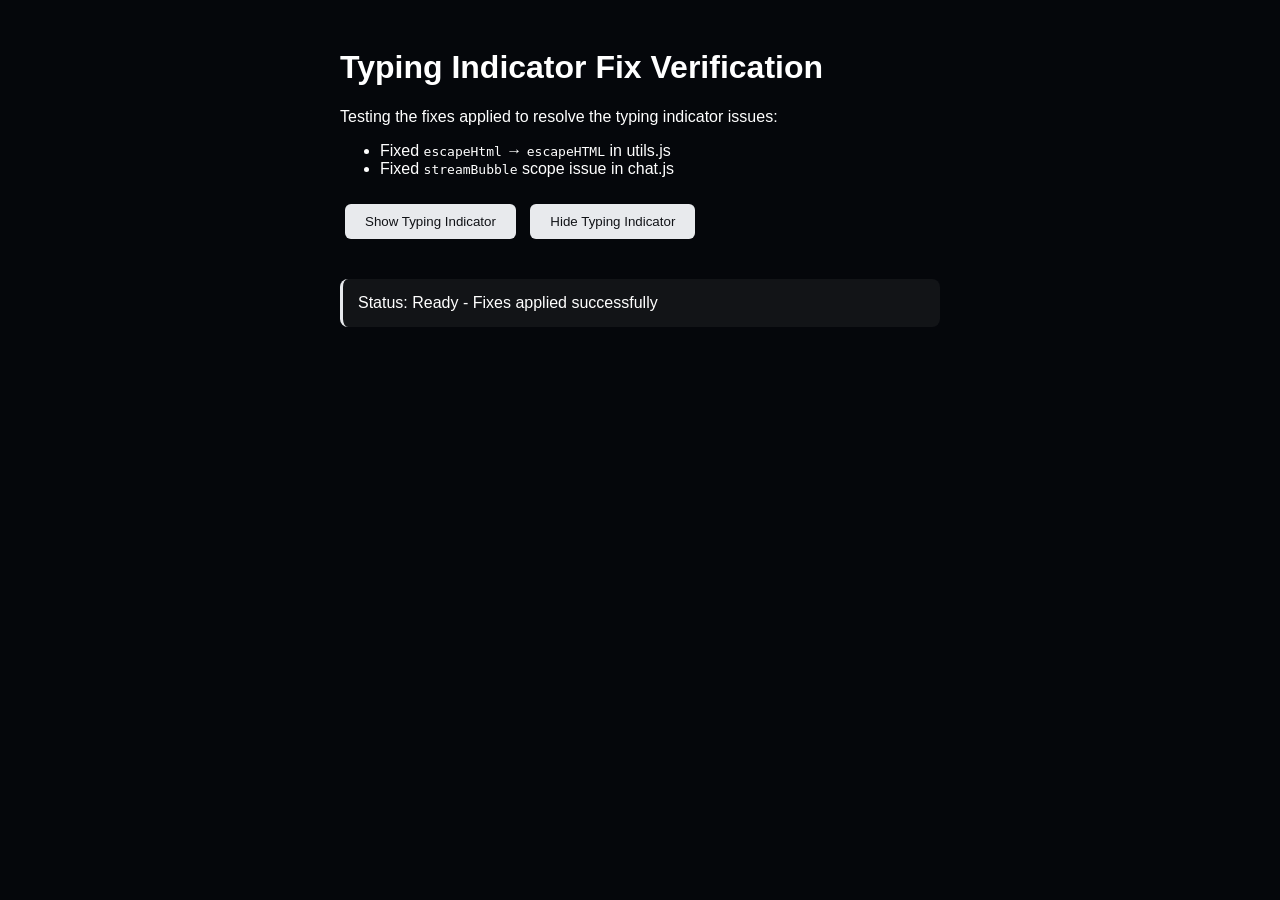
<file: frontend/typing_test.html>
<!DOCTYPE html>
<html lang="en">
<head>
    <meta charset="UTF-8">
    <meta name="viewport" content="width=device-width, initial-scale=1.0">
    <title>Test Typing Indicator Fix</title>
    <style>
        body {
            padding: 20px;
            background-color: #05070b;
            color: white;
            font-family: 'DM Sans', sans-serif;
        }
        .test-container {
            max-width: 600px;
            margin: 0 auto;
        }
        .button {
            display: inline-block;
            padding: 10px 20px;
            background-color: #e8eaed;
            color: #111317;
            border: none;
            border-radius: 6px;
            cursor: pointer;
            margin: 10px 5px;
            font-weight: 500;
        }
        .button:hover {
            background-color: #d4d9e0;
        }
        .status {
            margin-top: 20px;
            padding: 15px;
            background-color: rgba(255, 255, 255, 0.05);
            border-radius: 8px;
            border-left: 3px solid #e8eaed;
        }
        .typing-indicator {
            display: flex;
            gap: 12px;
            align-items: flex-start;
            opacity: 0;
            max-height: 0;
            overflow: hidden;
            transition:
                opacity 200ms ease,
                max-height 200ms ease;
            margin: 10px 0;
        }
        .typing-indicator.visible {
            opacity: 1;
            max-height: 60px;
        }
        .typing-dots {
            background: var(--assistant-bubble, #0d1019);
            border: 1px solid var(--assistant-border, rgba(255, 255, 255, 0.07));
            border-radius: 13px;
            border-bottom-left-radius: 4px;
            padding: 12px 16px;
            display: flex;
            gap: 5px;
            align-items: center;
        }
        .typing-dots span {
            width: 5px;
            height: 5px;
            background: rgba(255, 255, 255, 0.25);
            border-radius: 50%;
            animation: dot 1.3s infinite ease-in-out;
        }
        .typing-dots span:nth-child(2) { animation-delay: 0.15s; }
        .typing-dots span:nth-child(3) { animation-delay: 0.30s; }
        @keyframes dot {
            0%, 80%, 100% { transform: scale(0.8); opacity: 0.4; }
            40%           { transform: scale(1.1); opacity: 1; }
        }
        .msg-avatar {
            width: 28px;
            height: 28px;
            border-radius: 8px;
            flex-shrink: 0;
            display: flex;
            align-items: center;
            justify-content: center;
            font-size: 11px;
            font-weight: 500;
            letter-spacing: 0.02em;
            margin-top: 2px;
        }
    </style>
</head>
<body>
    <div class="test-container">
        <h1>Typing Indicator Fix Verification</h1>
        <p>Testing the fixes applied to resolve the typing indicator issues:</p>
        <ul>
            <li>Fixed <code>escapeHtml</code> → <code>escapeHTML</code> in utils.js</li>
            <li>Fixed <code>streamBubble</code> scope issue in chat.js</li>
        </ul>

        <button class="button" id="showTyping">Show Typing Indicator</button>
        <button class="button" id="hideTyping">Hide Typing Indicator</button>

        <div class="typing-indicator" id="typingIndicator" aria-label="Assistant is typing">
            <div class="msg-avatar" aria-hidden="true">AI</div>
            <div class="typing-dots" aria-hidden" aria-hidden="true">
                </span><span></span><span></span>
            </div>
        </div>

        <div class="status" id="status">Status: Ready - Fixes applied successfully</div>
    </div>

    <script>
        document.getElementById('showTyping').addEventListener('click', function() {
            const indicator = document.getElementById('typingIndicator');
            indicator.classList.add('visible');
            document.getElementById('status').textContent = 'Status: Typing indicator VISIBLE (Fixes working)';
            document.getElementById('status').style.borderLeftColor = '#e8eaed';
        });

        document.getElementById('hideTyping').addEventListener('click', function() {
            const indicator = document.getElementById('typingIndicator');
            indicator.classList.remove('visible');
            document.getElementById('status').textContent = 'Status: Typing indicator HIDDEN (Fixes working)';
            document.getElementById('status').style.borderLeftColor = '#a3a6ab';
        });
    </script>
</body>
</html>
</file>
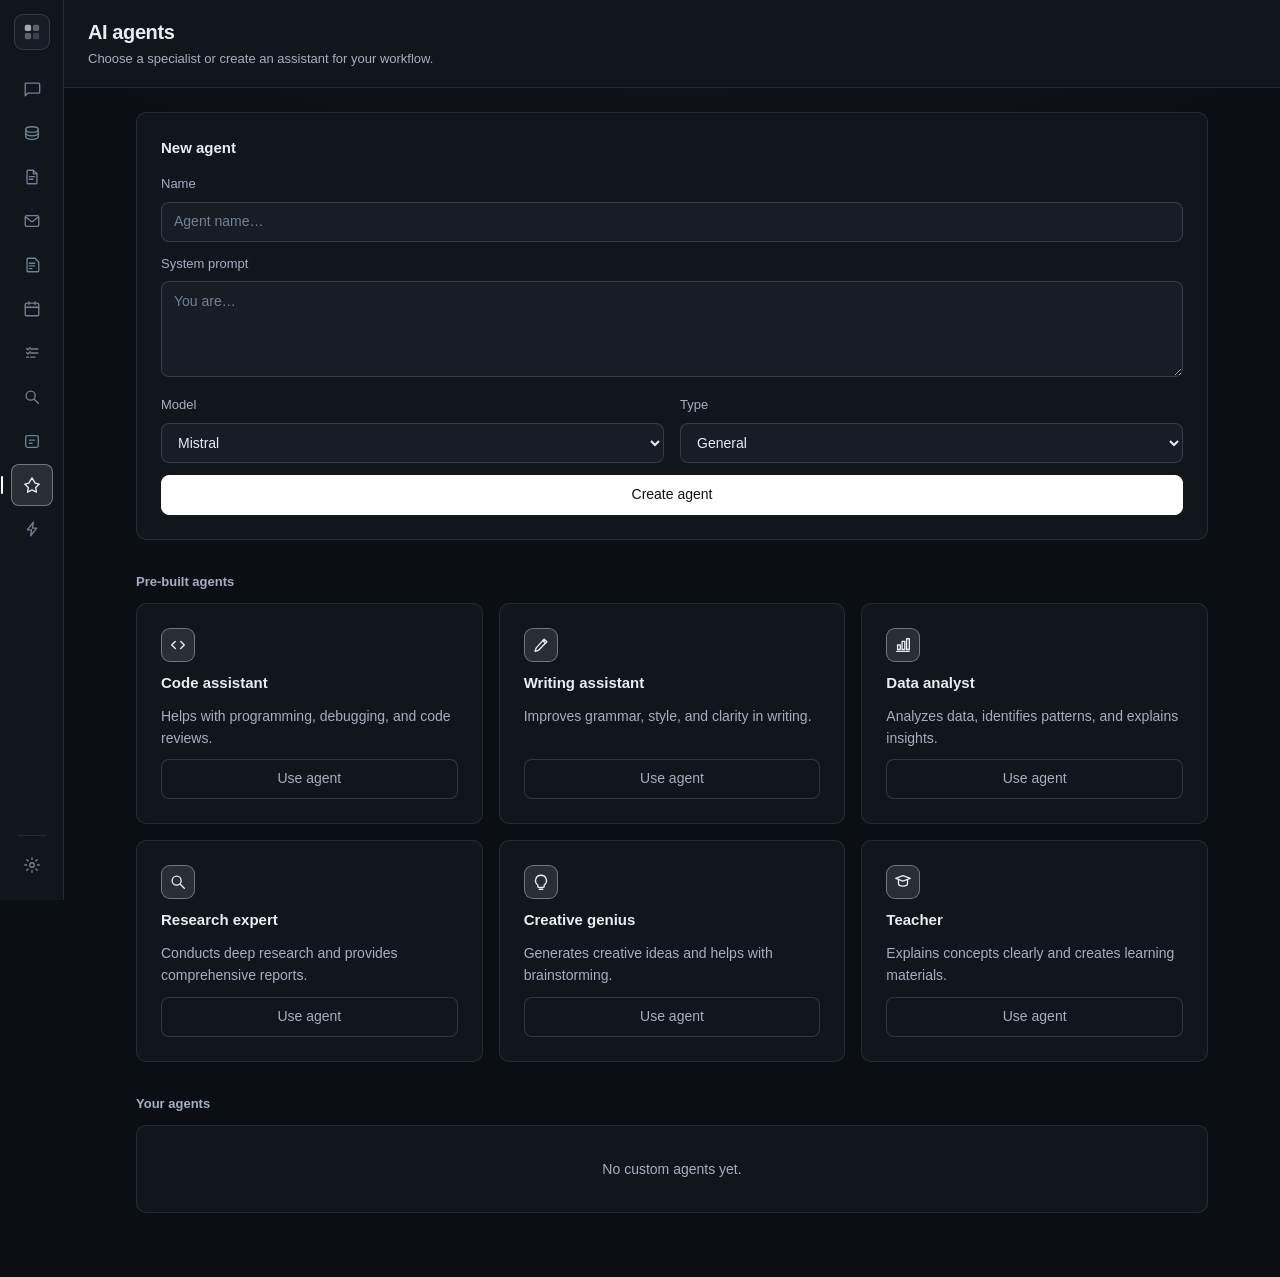
<file: frontend/pages/agents.html>
<!DOCTYPE html>
<html lang="en">
<head>
  <meta charset="UTF-8">
  <meta name="viewport" content="width=device-width, initial-scale=1.0">
  <link rel="icon" type="image/svg+xml" href="../favicon.svg">
  <title>Agents — Mindbase</title>
  <script src="../js/theme.js?v=20260822"></script>
  <script src="../js/accent.js?v=20260802"></script>
  <link rel="stylesheet" href="../css/globals.css?v=20261001ui">
  <link rel="stylesheet" href="page-theme.css?v=20261001ui">
  <style>
    .agent-card {
      background: var(--bg-surface);
      border: 1px solid var(--border-subtle);
      border-radius: 10px;
      padding: 24px;
      min-width: 0;
      height: 100%;
      overflow-wrap: anywhere;
      display: flex;
      flex-direction: column;
      gap: 10px;
      transition: border-color 150ms ease;
    }
    .agent-card:hover { border-color: var(--border-mid); }
    .agent-icon {
      width: 34px;
      height: 34px;
      display: flex;
      align-items: center;
      justify-content: center;
      border-radius: 9px;
      background: var(--accent-soft);
      border: 1px solid var(--accent-border);
      color: var(--text-primary);
    }
    .agent-icon svg { width: 18px; height: 18px; }
    .agent-name { font-size: 15px; font-weight: 600; color: var(--text-primary); }
    .agent-desc { font-size: 14px; color: var(--text-secondary); line-height: 1.6; flex:1; }
    @media (max-width:760px) { .agent-card { padding:16px; } }
  </style>
</head>
<body>
<script src="../js/dock.js?v=20261001ui"></script>
<div class="page-root">

  <header class="page-header">
    <div class="page-heading"><h1 class="page-title">AI agents</h1><p class="page-subtitle">Choose a specialist or create an assistant for your workflow.</p></div>
    <a href="/" class="back-link">
      <svg width="12" height="12" viewBox="0 0 12 12" fill="none" stroke="currentColor" stroke-width="1.5" stroke-linecap="round" stroke-linejoin="round" aria-hidden="true"><polyline points="7 2 3 6 7 10"/><line x1="3" y1="6" x2="10" y2="6"/></svg>
      Chat
    </a>
  </header>

  <div class="page-content">

    <!-- Create -->
    <div class="card" style="margin-bottom:32px">
      <div class="card-title">New agent</div>
      <div style="display:flex;flex-direction:column;gap:12px">
        <div><label class="field-label" for="agentName">Name</label><input id="agentName" type="text" placeholder="Agent name…"></div>
        <div><label class="field-label" for="agentPrompt">System prompt</label><textarea id="agentPrompt" placeholder="You are…" style="height:88px"></textarea></div>
        <div class="grid-2">
          <div><label class="field-label" for="agentModel">Model</label>
            <select id="agentModel"><option value="mistral">Mistral</option><option value="llama2">Llama 2</option><option value="neural-chat">Neural Chat</option></select>
          </div>
          <div><label class="field-label" for="agentType">Type</label>
            <select id="agentType"><option value="general">General</option><option value="coding">Coding</option><option value="writing">Writing</option><option value="analysis">Analysis</option><option value="creative">Creative</option></select>
          </div>
        </div>
        <button class="btn btn-primary btn-full" id="createAgentBtn">Create agent</button>
      </div>
    </div>

    <!-- Pre-built -->
    <div class="section-label" style="margin-bottom:12px">Pre-built agents</div>
    <div class="grid-3" style="margin-bottom:32px">
      <div class="agent-card">
        <div class="agent-icon"><svg viewBox="0 0 20 20" fill="none" stroke="currentColor" stroke-width="1.5" stroke-linecap="round" stroke-linejoin="round" aria-hidden="true"><polyline points="7 6 3 10 7 14"/><polyline points="13 6 17 10 13 14"/></svg></div>
        <div class="agent-name">Code assistant</div>
        <div class="agent-desc">Helps with programming, debugging, and code reviews.</div>
        <button class="btn btn-ghost use-agent-btn" data-agent="Coding Expert" data-prompt="You are an expert programmer. Help with code, debugging, and best practices.">Use agent</button>
      </div>
      <div class="agent-card">
        <div class="agent-icon"><svg viewBox="0 0 20 20" fill="none" stroke="currentColor" stroke-width="1.5" stroke-linecap="round" stroke-linejoin="round" aria-hidden="true"><path d="M13.5 3.5l3 3L7 16l-3.5 1 1-3.5z"/><line x1="12" y1="5" x2="15" y2="8"/></svg></div>
        <div class="agent-name">Writing assistant</div>
        <div class="agent-desc">Improves grammar, style, and clarity in writing.</div>
        <button class="btn btn-ghost use-agent-btn" data-agent="Writing Expert" data-prompt="You are an expert writer and editor. Help improve writing clarity, grammar, and style.">Use agent</button>
      </div>
      <div class="agent-card">
        <div class="agent-icon"><svg viewBox="0 0 20 20" fill="none" stroke="currentColor" stroke-width="1.5" stroke-linecap="round" stroke-linejoin="round" aria-hidden="true"><line x1="3" y1="17" x2="17" y2="17"/><rect x="4" y="10" width="3" height="5"/><rect x="9" y="6" width="3" height="9"/><rect x="14" y="3" width="3" height="12"/></svg></div>
        <div class="agent-name">Data analyst</div>
        <div class="agent-desc">Analyzes data, identifies patterns, and explains insights.</div>
        <button class="btn btn-ghost use-agent-btn" data-agent="Data Analyst" data-prompt="You are an expert data analyst. Help analyze data, find patterns, and provide insights.">Use agent</button>
      </div>
      <div class="agent-card">
        <div class="agent-icon"><svg viewBox="0 0 20 20" fill="none" stroke="currentColor" stroke-width="1.5" stroke-linecap="round" stroke-linejoin="round" aria-hidden="true"><circle cx="8.5" cy="8.5" r="5"/><line x1="12.5" y1="12.5" x2="17" y2="17"/></svg></div>
        <div class="agent-name">Research expert</div>
        <div class="agent-desc">Conducts deep research and provides comprehensive reports.</div>
        <button class="btn btn-ghost use-agent-btn" data-agent="Research Expert" data-prompt="You are an expert researcher. Conduct thorough research and provide well-structured reports.">Use agent</button>
      </div>
      <div class="agent-card">
        <div class="agent-icon"><svg viewBox="0 0 20 20" fill="none" stroke="currentColor" stroke-width="1.5" stroke-linecap="round" stroke-linejoin="round" aria-hidden="true"><path d="M10 2.5a6 6 0 0 0-3.5 10.9V15a1 1 0 0 0 1 1h5a1 1 0 0 0 1-1v-1.6A6 6 0 0 0 10 2.5z"/><line x1="8" y1="18" x2="12" y2="18"/></svg></div>
        <div class="agent-name">Creative genius</div>
        <div class="agent-desc">Generates creative ideas and helps with brainstorming.</div>
        <button class="btn btn-ghost use-agent-btn" data-agent="Creative Mind" data-prompt="You are a creative genius. Generate innovative ideas, stories, and creative content.">Use agent</button>
      </div>
      <div class="agent-card">
        <div class="agent-icon"><svg viewBox="0 0 20 20" fill="none" stroke="currentColor" stroke-width="1.5" stroke-linecap="round" stroke-linejoin="round" aria-hidden="true"><path d="M2 6l8-3 8 3-8 3-8-3z"/><path d="M5 8v4c0 1.3 2.2 2.5 5 2.5s5-1.2 5-2.5V8"/></svg></div>
        <div class="agent-name">Teacher</div>
        <div class="agent-desc">Explains concepts clearly and creates learning materials.</div>
        <button class="btn btn-ghost use-agent-btn" data-agent="Teacher" data-prompt="You are an expert teacher. Explain concepts clearly and help people learn.">Use agent</button>
      </div>
    </div>

    <!-- Custom -->
    <div class="section-label" style="margin-bottom:12px">Your agents</div>
    <div id="customAgentsList"><div class="empty-state">No custom agents yet.</div></div>

  </div>
</div>

<script src="../js/toast.js"></script>
<script>
  document.querySelectorAll('.use-agent-btn').forEach(btn => {
    btn.addEventListener('click', () => {
      localStorage.setItem('selectedAgent', JSON.stringify({ name: btn.dataset.agent, prompt: btn.dataset.prompt }));
      window.location.href = '/';
    });
  });

  document.getElementById('createAgentBtn').addEventListener('click', () => {
    const name = document.getElementById('agentName').value.trim();
    const prompt = document.getElementById('agentPrompt').value.trim();
    const model = document.getElementById('agentModel').value;
    const type = document.getElementById('agentType').value;
    if (!name || !prompt) { toast('Add a name and a system prompt.', 'error'); return; }
    const agents = JSON.parse(localStorage.getItem('customAgents') || '[]');
    agents.push({ id: Date.now(), name, prompt, model, type, created: new Date().toISOString() });
    localStorage.setItem('customAgents', JSON.stringify(agents));
    document.getElementById('agentName').value = '';
    document.getElementById('agentPrompt').value = '';
    loadCustomAgents();
    toast('Agent created', 'ok');
  });

  function loadCustomAgents() {
    const agents = JSON.parse(localStorage.getItem('customAgents') || '[]');
    const list = document.getElementById('customAgentsList');
    if (!agents.length) { list.innerHTML = '<div class="empty-state">No custom agents yet.</div>'; return; }
    list.innerHTML = '';
    agents.forEach(agent => {
      const el = document.createElement('div');
      el.className = 'list-item';
      el.style.marginBottom = '8px';
      el.innerHTML = `
        <div style="flex:1;min-width:0">
          <div style="font-size:13px;font-weight:500;color:var(--text-primary);margin-bottom:2px">${escHtml(agent.name)}</div>
          <div style="font-size:11px;color:var(--text-tertiary);margin-bottom:6px">${agent.type} · ${agent.model}</div>
          <div style="font-size:12px;color:var(--text-secondary);overflow:hidden;text-overflow:ellipsis;white-space:nowrap">${escHtml(agent.prompt)}</div>
        </div>
        <div style="display:flex;gap:6px;flex-shrink:0;margin-left:12px;align-items:center">
          <button class="btn btn-ghost" style="padding:6px 12px;font-size:11px" data-use-id="${agent.id}">Use</button>
          <button class="icon-x" aria-label="Delete agent ${escHtml(agent.name)}" title="Delete agent" data-del-id="${agent.id}"><svg viewBox="0 0 12 12" fill="none" stroke="currentColor" stroke-width="1.5" stroke-linecap="round" aria-hidden="true"><line x1="3" y1="3" x2="9" y2="9"/><line x1="9" y1="3" x2="3" y2="9"/></svg></button>
        </div>`;
      list.appendChild(el);
    });

    list.querySelectorAll('[data-del-id]').forEach(btn => {
      btn.addEventListener('click', async () => {
        const id = Number(btn.dataset.delId);
        const stored = JSON.parse(localStorage.getItem('customAgents') || '[]');
        const agent = stored.find(a => a.id === id);
        // Custom agents live only in this browser's localStorage — there is no
        // server copy to restore from, so confirm before dropping one.
        if (!await confirmDialog(`Delete "${agent?.name || 'this agent'}"? Its prompt isn't saved anywhere else and can't be recovered.`, { confirmText: 'Delete agent', danger: true })) return;
        localStorage.setItem('customAgents', JSON.stringify(stored.filter(a => a.id !== id)));
        loadCustomAgents();
        toast('Agent removed', 'info');
      });
    });

    list.querySelectorAll('[data-use-id]').forEach(btn => {
      btn.addEventListener('click', () => {
        const id = Number(btn.dataset.useId);
        const agent = JSON.parse(localStorage.getItem('customAgents') || '[]').find(a => a.id === id);
        if (agent) {
          localStorage.setItem('selectedAgent', JSON.stringify({ name: agent.name, prompt: agent.prompt }));
          window.location.href = '/';
        }
      });
    });
  }

  function escHtml(str) {
    return str.replace(/&/g,'&amp;').replace(/</g,'&lt;').replace(/>/g,'&gt;').replace(/"/g,'&quot;');
  }

  loadCustomAgents();
</script>
</body>
</html>
</file>
<file: frontend/css/globals.css>
*, *::before, *::after {
  box-sizing: border-box;
  margin: 0;
  padding: 0;
}

:root {
  /* Calm charcoal workspace theme */
  --bg-void: #0b0f14;
  --bg-surface: #11161d;
  --bg-raised: #171d25;
  --bg-elevated: #1d2530;
  --bg-hover: rgba(226, 234, 244, 0.055);
  --bg-active: rgba(226, 234, 244, 0.09);

  --border-subtle: rgba(190, 204, 222, 0.11);
  --border-mid: rgba(190, 204, 222, 0.18);
  --border-strong: rgba(214, 225, 240, 0.28);

  --text-primary: #e8edf5;
  --text-secondary: #a4afbf;
  --text-tertiary: #718095;

  --user-bubble: #1c2b3e;
  --user-border: rgba(138, 174, 222, 0.28);
  --assistant-bubble: #151b23;
  --assistant-border: rgba(190, 204, 222, 0.14);

  --accent: #9db8ff;
  --accent-hover: #b7c9ff;
  --accent-light: rgba(157, 184, 255, 0.16);
  --accent-soft: rgba(157, 184, 255, 0.11);
  --accent-border: rgba(157, 184, 255, 0.36);
  --accent-ring: rgba(157, 184, 255, 0.34);
  --accent-glow: rgba(157, 184, 255, 0.16);
  --accent-text: #0b1220;

  --ok: #7dd3a7;
  --warning: #e5bd73;
  --danger: #ef8d98;

  --glass-bg: rgba(14, 19, 27, 0.96);
  --glass-border: rgba(190, 204, 222, 0.14);
  --context-menu-bg: rgba(18, 18, 18, 0.96);
  --context-menu-border: var(--border-mid);
  --context-menu-shadow: 0 18px 44px -24px rgba(0, 0, 0, 0.8);
  --context-menu-item-hover: rgba(255, 255, 255, 0.06);
  --context-menu-item-text: var(--text-primary);

  --dock-width: 64px;
  --sidebar-width: 248px;

  --font: -apple-system, BlinkMacSystemFont, 'Segoe UI', Inter, sans-serif;
  --mono: ui-monospace, SFMono-Regular, Menlo, Monaco, Consolas, 'Liberation Mono', monospace;
  --ease: cubic-bezier(0.16, 1, 0.3, 1);
  /* Code block colors (theme-overridden) */
  --code-bg: rgba(0, 0, 0, 0.4);
  --code-border: rgba(255, 255, 255, 0.06);
}

:root[data-theme="light"] {
  color-scheme: light;
  --bg-void: #f4f5f7;
  --bg-surface: #ffffff;
  --bg-raised: #f3f5f8;
  --bg-elevated: #e7ebf1;
  --bg-hover: rgba(15, 23, 42, 0.03);
  --bg-active: rgba(15, 23, 42, 0.06);

  --border-subtle: rgba(15, 23, 42, 0.08);
  --border-mid: rgba(15, 23, 42, 0.12);
  --border-strong: rgba(15, 23, 42, 0.18);

  --text-primary: rgba(15, 23, 42, 0.92);
  --text-secondary: rgba(15, 23, 42, 0.64);
  --text-tertiary: rgba(15, 23, 42, 0.42);

  --user-bubble: #eef2f7;
  --user-border: rgba(15, 23, 42, 0.08);
  --assistant-bubble: #f7f9fc;
  --assistant-border: rgba(15, 23, 42, 0.06);

  --accent: #111827;
  --accent-soft: rgba(17, 24, 39, 0.06);
  --accent-border: rgba(17, 24, 39, 0.16);
  --accent-ring: rgba(17, 24, 39, 0.18);

  --ok: #334155;
  --warning: #475569;
  --danger: #64748b;

  --glass-bg: rgba(255, 255, 255, 0.72);
  --glass-border: rgba(15, 23, 42, 0.08);
  --context-menu-bg: rgba(255, 255, 255, 0.96);
  --context-menu-border: rgba(15, 23, 42, 0.12);
  --context-menu-shadow: 0 18px 44px -24px rgba(15, 23, 42, 0.22);
  --context-menu-item-hover: rgba(15, 23, 42, 0.05);
  --context-menu-item-text: rgba(15, 23, 42, 0.9);
  /* Code block style */
  --code-bg: #f3f4f6;
  --code-border: rgba(15, 23, 42, 0.06);
}

:root[data-theme="black-gold"] {
  color-scheme: dark;
  --bg-void: #050403;
  --bg-surface: #0f0d09;
  --bg-raised: #15110c;
  --bg-elevated: #1d1810;
  --bg-hover: rgba(208, 163, 75, 0.05);
  --bg-active: rgba(208, 163, 75, 0.09);

  --border-subtle: rgba(208, 163, 75, 0.12);
  --border-mid: rgba(208, 163, 75, 0.18);
  --border-strong: rgba(208, 163, 75, 0.26);

  --text-primary: rgba(249, 238, 214, 0.94);
  --text-secondary: rgba(231, 212, 176, 0.64);
  --text-tertiary: rgba(231, 212, 176, 0.42);

  --user-bubble: #17120b;
  --user-border: rgba(208, 163, 75, 0.16);
  --assistant-bubble: #120f09;
  --assistant-border: rgba(208, 163, 75, 0.1);

  --accent: #d0a34b;
  --accent-soft: rgba(208, 163, 75, 0.1);
  --accent-border: rgba(208, 163, 75, 0.28);
  --accent-ring: rgba(208, 163, 75, 0.2);

  --ok: #d6b56f;
  --warning: #e2c47c;
  --danger: #b68a4d;

  --glass-bg: rgba(10, 8, 4, 0.7);
  --glass-border: rgba(208, 163, 75, 0.12);
  --context-menu-bg: rgba(18, 14, 8, 0.96);
  --context-menu-border: rgba(208, 163, 75, 0.18);
  --context-menu-shadow: 0 18px 44px -24px rgba(0, 0, 0, 0.85);
  --context-menu-item-hover: rgba(208, 163, 75, 0.09);
  --context-menu-item-text: rgba(249, 238, 214, 0.94);
  /* Code block style */
  --code-bg: #120f09;
  --code-border: rgba(208, 163, 75, 0.06);
}

:root[data-theme="blue-night"] {
  color-scheme: dark;
  --bg-void: #03060d;
  --bg-surface: #090f1b;
  --bg-raised: #0e1626;
  --bg-elevated: #141f34;
  --bg-hover: rgba(105, 147, 255, 0.05);
  --bg-active: rgba(105, 147, 255, 0.1);

  --border-subtle: rgba(120, 153, 255, 0.11);
  --border-mid: rgba(120, 153, 255, 0.17);
  --border-strong: rgba(120, 153, 255, 0.24);

  --text-primary: rgba(233, 240, 255, 0.94);
  --text-secondary: rgba(186, 201, 234, 0.66);
  --text-tertiary: rgba(186, 201, 234, 0.42);

  --user-bubble: #101827;
  --user-border: rgba(120, 153, 255, 0.15);
  --assistant-bubble: #0c1320;
  --assistant-border: rgba(120, 153, 255, 0.1);

  --accent: #8fb0ff;
  --accent-soft: rgba(143, 176, 255, 0.1);
  --accent-border: rgba(143, 176, 255, 0.26);
  --accent-ring: rgba(143, 176, 255, 0.2);

  --ok: #a5c0ff;
  --warning: #88a7ff;
  --danger: #6a86c9;

  --glass-bg: rgba(5, 10, 20, 0.7);
  --glass-border: rgba(120, 153, 255, 0.12);
  --context-menu-bg: rgba(9, 15, 27, 0.96);
  --context-menu-border: rgba(120, 153, 255, 0.18);
  --context-menu-shadow: 0 18px 44px -24px rgba(0, 0, 0, 0.85);
  --context-menu-item-hover: rgba(120, 153, 255, 0.09);
  --context-menu-item-text: rgba(233, 240, 255, 0.94);
  /* Code block style */
  --code-bg: #0e1626;
  --code-border: rgba(143, 176, 255, 0.06);
}

:root[data-theme="grey-ash"] {
  color-scheme: light;
  --bg-void: #eef0f2;
  --bg-surface: #f7f8f9;
  --bg-raised: #f1f3f4;
  --bg-elevated: #e9ebed;
  --bg-hover: rgba(15, 23, 42, 0.03);
  --bg-active: rgba(15, 23, 42, 0.06);

  --border-subtle: rgba(15, 23, 42, 0.06);
  --border-mid: rgba(15, 23, 42, 0.10);
  --border-strong: rgba(15, 23, 42, 0.14);

  --text-primary: rgba(15, 23, 42, 0.92);
  --text-secondary: rgba(15, 23, 42, 0.62);
  --text-tertiary: rgba(15, 23, 42, 0.38);

  --user-bubble: #f4f5f6;
  --user-border: rgba(15, 23, 42, 0.06);
  --assistant-bubble: #f7f8f9;
  --assistant-border: rgba(15, 23, 42, 0.05);

  --accent: #6b7280; /* muted slate */
  --accent-soft: rgba(107, 114, 128, 0.06);
  --accent-border: rgba(107, 114, 128, 0.12);
  --accent-ring: rgba(107, 114, 128, 0.14);

  --ok: #334155;
  --warning: #475569;
  --danger: #64748b;

  --glass-bg: rgba(255, 255, 255, 0.72);
  --glass-border: rgba(15, 23, 42, 0.06);
  --context-menu-bg: rgba(255, 255, 255, 0.96);
  --context-menu-border: rgba(15, 23, 42, 0.08);
  --context-menu-shadow: 0 18px 44px -24px rgba(15, 23, 42, 0.08);
  --context-menu-item-hover: rgba(15, 23, 42, 0.04);
  --context-menu-item-text: rgba(15, 23, 42, 0.9);
  /* Code block style for Grey Ash */
  --code-bg: #eef2f5;
  --code-border: rgba(15, 23, 42, 0.06);
}

:root[data-theme="hellish-red"] {
  color-scheme: dark;
  --bg-void: #080000;
  --bg-surface: #120000;
  --bg-raised: #1a0000;
  --bg-elevated: #1f0000;
  --bg-hover: rgba(255, 107, 107, 0.05);
  --bg-active: rgba(255, 107, 107, 0.1);

  --border-subtle: rgba(255, 107, 107, 0.08);
  --border-mid: rgba(255, 107, 107, 0.12);
  --border-strong: rgba(255, 107, 107, 0.18);

  --text-primary: rgba(255, 255, 255, 0.9);
  --text-secondary: rgba(255, 255, 255, 0.6);
  --text-tertiary: rgba(255, 255, 255, 0.4);

  --user-bubble: #1a0000;
  --user-border: rgba(255, 107, 107, 0.16);
  --assistant-bubble: #150000;
  --assistant-border: rgba(255, 107, 107, 0.1);

  --accent: #ff6b6b;
  --accent-soft: rgba(255, 107, 107, 0.06);
  --accent-border: rgba(255, 107, 107, 0.28);
  --accent-ring: rgba(255, 107, 107, 0.2);

  --ok: #ff9999;
  --warning: #ffb3b3;
  --danger: #ff5252;

  --glass-bg: rgba(10, 0, 0, 0.7);
  --glass-border: rgba(255, 107, 107, 0.12);
  --context-menu-bg: rgba(18, 0, 0, 0.96);
  --context-menu-border: rgba(255, 107, 107, 0.18);
  --context-menu-shadow: 0 18px 44px -24px rgba(0, 0, 0, 0.85);
  --context-menu-item-hover: rgba(255, 107, 107, 0.09);
  --context-menu-item-text: rgba(249, 238, 214, 0.94);
  /* Code block style for Hellish Red */
  --code-bg: #120f09;
  --code-border: rgba(255, 107, 107, 0.06);
}

:root[data-theme="light"] .dock-logo svg,
:root[data-theme="light"] .drawer-brand svg,
:root[data-theme="light"] .welcome-logo svg {
  filter: invert(1) brightness(0.18);
}

html, body {
  height: 100%;
  background: var(--bg-void);
  color: var(--text-primary);
  font-family: var(--font);
  font-size: 14px;
  line-height: 1.5;
  overflow: hidden;
  -webkit-font-smoothing: antialiased;
  -moz-osx-font-smoothing: grayscale;
}

/* Subtle cosmic glow for depth - barely visible */
body {
  background:
    radial-gradient(1000px 480px at 50% -8%, rgba(248, 250, 255, 0.012), transparent 70%),
    var(--bg-void);
}

/* ── Background Pattern Overlay Customizations ── */
html[data-pattern="grid"] body {
  background-image:
    linear-gradient(to right, rgba(128, 128, 128, 0.06) 1px, transparent 1px),
    linear-gradient(to bottom, rgba(128, 128, 128, 0.06) 1px, transparent 1px),
    radial-gradient(1000px 480px at 50% -8%, rgba(248, 250, 255, 0.012), transparent 70%);
  background-size: 24px 24px, 24px 24px, 100% 100%;
}

html[data-pattern="dots"] body {
  background-image:
    radial-gradient(rgba(128, 128, 128, 0.14) 1px, transparent 1px),
    radial-gradient(1000px 480px at 50% -8%, rgba(248, 250, 255, 0.012), transparent 70%);
  background-size: 20px 20px, 100% 100%;
}

html[data-pattern="cross"] body {
  background-image:
    radial-gradient(rgba(128, 128, 128, 0.12) 1.5px, transparent 1.5px),
    radial-gradient(rgba(128, 128, 128, 0.06) 1px, transparent 1px),
    radial-gradient(1000px 480px at 50% -8%, rgba(248, 250, 255, 0.012), transparent 70%);
  background-size: 32px 32px, 16px 16px, 100% 100%;
  background-position: 0 0, 8px 8px, 0 0;
}

/* ── Scrollbars ── */
::-webkit-scrollbar { width: 3px; }
::-webkit-scrollbar-track { background: transparent; }
::-webkit-scrollbar-thumb { background: rgba(255, 255, 255, 0.08); border-radius: 99px; }
::-webkit-scrollbar-thumb:hover { background: rgba(255, 255, 255, 0.15); }

/* ── Keyboard focus ── */
/* Enhanced visible ring for keyboard users with better contrast */
a:focus-visible,
button:focus-visible,
input:focus-visible,
select:focus-visible,
textarea:focus-visible,
[tabindex]:focus-visible {
  outline: none;
  box-shadow:
    0 0 0 2px var(--bg-void),
    0 0 0 4px var(--accent-ring),
    0 2px 4px rgba(0,0,0,0.3);
  border-radius: 8px;
  position: relative;
}

a:focus-visible::before,
button:focus-visible::before,
input:focus-visible::before,
select:focus-visible::before,
textarea:focus-visible::before,
[tabindex]:focus-visible::before {
  content: '';
  position: absolute;
  inset: -2px;
  border-radius: inherit;
  border: 1px solid var(--accent-ring);
  opacity: 0.5;
  pointer-events: none;
}

:focus:not(:focus-visible) {
  outline: none;
}

/* Enhance interactive elements with better hover states */
button:not(.btn):not(.send-btn):not(.btn-ghost):not(.btn-primary):not(.btn-danger) {
  transition: all 150ms ease;
}

button:not(.btn):not(.send-btn):not(.btn-ghost):not(.btn-primary):not(.btn-danger):hover {
  transform: translateY(-1px);
  box-shadow: 0 2px 4px rgba(0,0,0,0.2);
}

/* Improved link styles */
a {
  text-decoration: none;
  color: var(--text-primary);
  transition: color 150ms ease, text-shadow 150ms ease;
}

a:hover {
  color: var(--accent);
  text-shadow: 0 0 8px rgba(255,255,255,0.2);
}

/* Enhanced card hover effects with depth */
.card-hover {
  transition:
    border-color 180ms var(--ease),
    transform 180ms var(--ease),
    box-shadow 180ms var(--ease),
    background-color 180ms var(--ease);
}

.card-hover:hover {
  border-color: var(--border-mid);
  transform: translateY(-2px) scale(1.01);
  box-shadow:
    0 1px 0 rgba(255, 255, 255, 0.03) inset,
    0 14px 32px -14px rgba(0, 0, 0, 0.5);
  background-color: rgba(18, 18, 18, 0.8);
}

/* Stat card enhancements */
.stat-card {
  transition:
    border-color 180ms var(--ease),
    transform 180ms var(--ease),
    box-shadow 180ms var(--ease),
    background-color 180ms var(--ease);
}

.stat-card:hover {
  border-color: var(--border-mid);
  transform: translateY(-2px) scale(1.01);
  box-shadow:
    0 1px 0 rgba(255, 255, 255, 0.04) inset,
    0 12px 28px -10px rgba(0, 0, 0, 0.7);
  background-color: rgba(10, 10, 10, 0.8);
}

.stat-card:active {
  transform: translateY(0);
}

/* Enhanced dock item interactions */
.dock-item {
  transition:
    background 180ms var(--ease),
    border-color 180ms var(--ease),
    transform 180ms var(--ease),
    box-shadow 180ms var(--ease),
    color 180ms var(--ease);
}

.dock-item:hover {
  background: var(--bg-hover);
  border-color: var(--border-subtle);
  color: var(--text-primary);
  transform: scale(1.05) translateY(-2px);
  box-shadow:
    0 6px 20px rgba(0, 0, 0, 0.5),
    0 0 0 1px rgba(248, 250, 255, 0.1);
}

.dock-item:active {
  transform: scale(0.96);
  transition-duration: 80ms;
}

.dock-item.active {
  background: var(--accent-soft);
  border-color: var(--accent-border);
  color: var(--text-primary);
  box-shadow:
    0 0 0 1px rgba(248, 250, 255, 0.05) inset,
    0 0 8px rgba(248, 250, 255, 0.1),
    0 0 0 2px rgba(248, 250, 255, 0.2);
  transform: scale(1.02);
}

/* Enhanced form elements */
.input,
input[type="text"],
input[type="email"],
input[type="password"],
input[type="search"],
input[type="url"],
input[type="tel"],
input[type="date"],
input[type="time"],
input[type="month"],
input[type="datetime-local"],
input[type="number"],
textarea,
select {
  transition:
    border-color 150ms ease,
    box-shadow 150ms ease,
    background 150ms ease,
    color 150ms ease;
}

.input:focus,
input[type="text"]:focus,
input[type="email"]:focus,
input[type="password"]:focus,
input[type="search"]:focus,
input[type="url"]:focus,
input[type="tel"]:focus,
input[type="date"]:focus,
input[type="time"]:focus,
input[type="month"]:focus,
input[type="datetime-local"]:focus,
input[type="number"]:focus,
textarea:focus,
select:focus {
  border-color: var(--accent-border);
  background: var(--bg-elevated);
  box-shadow:
    0 0 0 1px var(--accent-soft) inset,
    0 0 0 3px rgba(255, 255, 255, 0.07);
}

/* Enhanced select dropdown */
select {
  background-image: url("data:image/svg+xml,%3Csvg xmlns='http://www.w3.org/2000/svg' width='12' height='12' viewBox='0 0 24 24' fill='none' stroke='rgba(255,255,255,0.3)' stroke-width='2' stroke-linecap='round' stroke-linejoin='round'%3E%3Cpolyline points='6 9 12 15 18 9'/%3E%3C/svg%3E");
  background-position: right 10px center;
  background-repeat: no-repeat;
}

.select-wrapper {
  position: relative;
}

.select-wrapper::after {
  content: '';
  position: absolute;
  right: 12px;
  top: 50%;
  width: 0;
  height: 0;
  border-left: 4px solid transparent;
  border-right: 4px solid transparent;
  border-top: 4px solid var(--text-secondary);
  transform: translateY(-50%);
  pointer-events: none;
  transition: transform 150ms ease;
}

.select-wrapper.select-open::after {
  transform: translateY(-50%) rotate(180deg);
}

/* Enhanced textarea */
textarea {
  resize: vertical;
  min-height: 80px;
  line-height: 1.6;
  transition: all 150ms ease;
}

textarea:focus {
  box-shadow:
    0 0 0 1px var(--accent-soft) inset,
    0 0 0 3px rgba(255, 255, 255, 0.07);
}

/* Enhanced badge animations */
.badge {
  transition: all 150ms ease;
  position: relative;
  overflow: hidden;
}

.badge:hover {
  transform: scale(1.05);
  box-shadow: 0 2px 4px rgba(0,0,0,0.2);
}

.badge::before {
  content: '';
  position: absolute;
  top: 0;
  left: 0;
  width: 100%;
  height: 100%;
  background: linear-gradient(
    90deg,
    transparent,
    rgba(255,255,255,0.1),
    transparent
  );
  opacity: 0;
  transition: opacity 0.3s ease;
}

.badge:hover::before {
  opacity: 1;
}

/* Toast enhancements */
.toast {
  backdrop-filter: blur(20px);
  -webkit-backdrop-filter: blur(20px);
  border: 1px solid var(--border-mid);
  border-left: 2px solid var(--border-strong);
  box-shadow: 0 8px 28px rgba(0, 0, 0, 0.45);
  animation: toastIn 0.28s var(--ease) both, toastFloat 3s ease-in-out infinite;
}

@keyframes toastFloat {
  0%, 100% { transform: translateY(0px); }
  50% { transform: translateY(-5px); }
}

.toast:hover {
  transform: translateY(-2px);
  box-shadow: 0 12px 32px rgba(0, 0, 0, 0.5);
}

/* Enhanced confirmation dialog */
.confirm-card {
  backdrop-filter: blur(10px);
  -webkit-backdrop-filter: blur(10px);
  border: 1px solid var(--border-mid);
  box-shadow: 0 20px 60px rgba(0, 0, 0, 0.5);
  animation: confirmPopup 0.3s cubic-bezier(0.16, 1, 0.3, 1) forwards;
}

@keyframes confirmPopup {
  0% {
    opacity: 0;
    transform: translateY(-20px) scale(0.95);
  }
  70% {
    transform: translateY(10px) scale(1.02);
  }
  100% {
    opacity: 1;
    transform: translateY(0) scale(1);
  }
}

/* Enhanced loading skeletons */
.skeleton-lines .line::after,
.conv-skeleton-enhanced .avatar::after,
.conv-skeleton-enhanced .line::after {
  background: linear-gradient(
    90deg,
    transparent,
    rgba(255, 255, 255, 0.08),
    transparent
  );
  background-size: 200% 100%;
  animation: shimmer 1.6s var(--ease) infinite;
}

@keyframes shimmer {
  0% { background-position: -100% 0; }
  100% { background-position: 100% 0; }
}

/* Message bubble enhancements */
.message.user .msg-bubble,
.message.assistant .msg-bubble {
  transition:
    background-color 150ms ease,
    border-color 150ms ease,
    transform 150ms ease;
}

.message.user .msg-bubble:hover,
.message.assistant .msg-bubble:hover {
  transform: translateY(-1px);
  box-shadow: 0 2px 4px rgba(0,0,0,0.1);
}

.message.user .msg-bubble {
  background: var(--user-bubble);
  border: 1px solid var(--user-border);
}

.message.assistant .msg-bubble {
  background: var(--assistant-bubble);
  border: 1px solid var(--assistant-border);
}

/* Improve readability of code blocks */
.msg-bubble pre {
  border-radius: 8px !important;
  overflow: visible;
}

.msg-bubble pre code {
  border-radius: 4px;
  display: inline-block;
  padding: 2px 4px;
}

/* Link styling in messages */
.msg-bubble a {
  position: relative;
  transition: all 150ms ease;
}

.msg-bubble a:hover {
  color: var(--text-primary);
  text-decoration: underline;
  text-underline-offset: 2px;
}

.msg-bubble a::after {
  content: '';
  position: absolute;
  left: 0;
  bottom: -2px;
  width: 0;
  height: 1px;
  background: currentColor;
  transition: width 0.3s ease;
}

.msg-bubble a:hover::after {
  width: 100%;
}

/* ── App shell ── */
#app {
  display: flex;
  height: 100vh;
  width: 100vw;
}

/* ──────────────────────────────────────────
   DOCK
────────────────────────────────────────── */
.dock {
  width: var(--dock-width);
  flex-shrink: 0;
  background: var(--glass-bg);
  border-right: 1px solid var(--glass-border);
  backdrop-filter: blur(24px);
  -webkit-backdrop-filter: blur(24px);
  display: flex;
  flex-direction: column;
  align-items: center;
  padding: 16px 0;
  z-index: 10;
}

.dock-logo {
  width: 38px;
  height: 38px;
  background: var(--bg-elevated);
  border: 1px solid var(--border-mid);
  border-radius: 12px;
  display: flex;
  align-items: center;
  justify-content: center;
  margin-bottom: 20px;
  flex-shrink: 0;
}

.dock-logo svg {
  width: 18px;
  height: 18px;
  opacity: 0.9;
}

.dock-divider {
  width: 28px;
  height: 1px;
  background: var(--border-subtle);
  margin: 8px 0;
  flex-shrink: 0;
}

.dock-nav {
  display: flex;
  flex-direction: column;
  align-items: center;
  gap: 2px;
  flex: 1;
  width: 100%;
  padding: 0 10px;
}

.dock-bottom {
  width: 100%;
  display: flex;
  flex-direction: column;
  align-items: center;
  padding: 0 10px;
}

.dock-item {
  position: relative;
  width: 48px;
  height: 48px;
  border-radius: 11px;
  display: flex;
  align-items: center;
  justify-content: center;
  cursor: pointer;
  border: 1px solid transparent;
  background: transparent;
  text-decoration: none;
  color: var(--text-secondary);
  transition:
    background 180ms var(--ease),
    border-color 180ms var(--ease),
    transform 180ms var(--ease),
    box-shadow 180ms var(--ease),
    color 180ms var(--ease);
}

/* Notification badge for dock items */
.dock-item .badge {
  position: absolute;
  top: -4px;
  right: -4px;
  min-width: 10px;
  height: 10px;
  background: var(--danger);
  color: white;
  border-radius: 50%;
  font-size: 8px;
  font-weight: 500;
  display: flex;
  align-items: center;
  justify-content: center;
  box-shadow: 0 0 0 2px var(--bg-void);
}

.dock-item svg {
  width: 18px;
  height: 18px;
  flex-shrink: 0;
}

.dock-item:hover {
  background: var(--bg-hover);
  border-color: var(--border-subtle);
  color: var(--text-primary);
  transform: scale(1.1) translateY(-2px);
  box-shadow:
    0 6px 20px rgba(0, 0, 0, 0.5),
    0 0 0 1px rgba(248, 250, 255, 0.1);
}

.dock-item:active {
  transform: scale(0.96);
  transition-duration: 80ms;
}

.dock-item.active {
  background: var(--accent-soft);
  border-color: var(--accent-border);
  color: var(--text-primary);
  box-shadow:
    0 0 0 1px rgba(248, 250, 255, 0.05) inset,
    0 0 8px rgba(248, 250, 255, 0.1),
    0 0 0 2px rgba(248, 250, 255, 0.2);
}

.dock-item.active::before {
  content: '';
  position: absolute;
  left: -10px;
  top: 50%;
  width: 3px;
  height: 18px;
  border-radius: 2px;
  background: var(--accent);
  transform: translateY(-50%);
  box-shadow: 0 0 4px rgba(248,250,255,0.3);
}

/* Tooltip */
.dock-item .tooltip {
  position: absolute;
  left: calc(100% + 12px);
  top: 50%;
  background: var(--bg-elevated);
  border: 1px solid var(--border-mid);
  color: var(--text-primary);
  font-family: var(--font);
  font-size: 12px;
  font-weight: 400;
  letter-spacing: 0.01em;
  padding: 5px 10px;
  border-radius: 7px;
  white-space: nowrap;
  pointer-events: none;
  opacity: 0;
  backdrop-filter: blur(12px);
  -webkit-backdrop-filter: blur(12px);
  z-index: 100;
  transform: translateY(-50%) translateX(-4px);
  transition:
    opacity 140ms ease,
    transform 140ms ease;
}

.dock-item:hover .tooltip {
  opacity: 1;
  transform: translateY(-50%) translateX(0);
}

/* ──────────────────────────────────────────
   SIDEBAR PANEL (chat list)
────────────────────────────────────────── */
.sidebar-panel {
  width: var(--sidebar-width);
  flex-shrink: 0;
  background: var(--glass-bg);
  border-right: 1px solid var(--glass-border);
  backdrop-filter: blur(24px);
  -webkit-backdrop-filter: blur(24px);
  display: flex;
  flex-direction: column;
  overflow: hidden;
}

.sidebar-header {
  padding: 14px 14px 10px;
  border-bottom: 1px solid var(--border-subtle);
  display: flex;
  align-items: center;
  justify-content: space-between;
  flex-shrink: 0;
}

.sidebar-title {
  font-size: 11px;
  font-weight: 500;
  letter-spacing: 0.06em;
  text-transform: uppercase;
  color: var(--text-tertiary);
}

.new-chat-btn {
  width: 24px;
  height: 24px;
  background: transparent;
  border: 1px solid var(--border-subtle);
  border-radius: 6px;
  display: flex;
  align-items: center;
  justify-content: center;
  cursor: pointer;
  color: var(--text-secondary);
  transition:
    background 150ms ease,
    border-color 150ms ease,
    color 150ms ease;
}

.new-chat-btn:hover {
  background: var(--bg-hover);
  border-color: var(--border-mid);
  color: var(--text-primary);
  box-shadow: 0 0 0 1px rgba(248, 250, 255, 0.15);
}

.new-chat-btn:active {
  transform: scale(0.93);
}

.new-chat-btn svg {
  width: 12px;
  height: 12px;
}

.sidebar-list {
  flex: 1;
  overflow-y: auto;
  padding: 8px 6px;
}

/* ── Drawer nav (mobile only — hidden on desktop where the dock handles nav) ── */
.drawer-nav { display: none; }

.drawer-brand {
  display: flex;
  align-items: center;
  gap: 10px;
  padding: 14px 14px 10px;
  text-decoration: none;
  color: var(--text-primary);
  font-size: 15px;
  font-weight: 500;
  letter-spacing: -0.01em;
}

.drawer-brand svg { width: 22px; height: 22px; }

.drawer-link {
  display: flex;
  align-items: center;
  gap: 12px;
  padding: 9px 14px;
  text-decoration: none;
  color: var(--text-secondary);
  font-size: 13.5px;
  font-weight: 300;
  border-left: 2px solid transparent;
  transition: background 150ms var(--ease), color 150ms var(--ease);
}

.drawer-link svg { width: 18px; height: 18px; flex-shrink: 0; }
.drawer-link:hover { background: var(--bg-hover); color: var(--text-primary); }

.drawer-link.active {
  background: var(--accent-soft);
  color: var(--text-primary);
  border-left-color: var(--accent);
}

.conv-item {
  position: relative;
  padding: 8px 10px;
  border-radius: 8px;
  cursor: pointer;
  color: var(--text-secondary);
  font-size: 12.5px;
  font-weight: 300;
  letter-spacing: 0.005em;
  white-space: nowrap;
  overflow: hidden;
  text-overflow: ellipsis;
  transition:
    background 150ms var(--ease),
    color 150ms var(--ease);
  animation: listIn 0.3s var(--ease) both;
}

.conv-item:hover {
  background: var(--bg-hover);
  color: var(--text-primary);
}

.conv-item.active {
  background: var(--accent-soft);
  color: var(--text-primary);
  box-shadow: inset 2px 0 0 var(--accent);
}

.conv-empty {
  font-size: 11px;
  color: var(--text-tertiary);
  padding: 8px 10px;
  font-weight: 300;
}

/* ──────────────────────────────────────────
   MAIN CONTENT
────────────────────────────────────────── */
.main {
  flex: 1;
  display: flex;
  flex-direction: column;
  overflow: hidden;
  min-width: 0;
}

/* ── Header ── */
.header {
  height: 56px;
  flex-shrink: 0;
  background: var(--glass-bg);
  border-bottom: 1px solid var(--glass-border);
  backdrop-filter: blur(24px);
  -webkit-backdrop-filter: blur(24px);
  display: flex;
  align-items: center;
  justify-content: space-between;
  padding: 0 24px;
  gap: 16px;
}

.header-title {
  font-size: 14px;
  font-weight: 500;
  letter-spacing: -0.01em;
  color: var(--text-primary);
  overflow: hidden;
  text-overflow: ellipsis;
  white-space: nowrap;
}

.header-controls {
  display: flex;
  align-items: center;
  gap: 10px;
  flex-shrink: 0;
}

.agent-badge {
  display: none;
  align-items: center;
  gap: 6px;
  font-size: 11px;
  font-weight: 400;
  letter-spacing: 0.04em;
  text-transform: uppercase;
  padding: 3px 4px 3px 9px;
  border-radius: 6px;
  background: var(--accent-soft);
  border: 1px solid var(--accent-border);
  color: var(--text-primary);
}

.agent-badge.visible {
  display: inline-flex;
}

/* Inline × control inside the badge clears the active agent */
.agent-badge .agent-clear {
  display: flex;
  align-items: center;
  justify-content: center;
  width: 16px;
  height: 16px;
  padding: 0;
  border: none;
  border-radius: 4px;
  background: transparent;
  color: var(--text-secondary);
  cursor: pointer;
  transition: background 140ms var(--ease), color 140ms var(--ease);
}

.agent-badge .agent-clear:hover {
  background: rgba(255, 255, 255, 0.10);
  color: var(--text-primary);
}

.agent-badge .agent-clear svg {
  width: 10px;
  height: 10px;
}

#modelSelector {
  appearance: none;
  -webkit-appearance: none;
  background: var(--bg-elevated);
  color: var(--text-secondary);
  border: 1px solid var(--border-subtle);
  border-radius: 8px;
  padding: 6px 30px 6px 12px;
  font-size: 12px;
  font-family: var(--font);
  cursor: pointer;
  background-image: url("data:image/svg+xml,%3Csvg xmlns='http://www.w3.org/2000/svg' width='12' height='12' viewBox='0 0 24 24' fill='none' stroke='rgba(255,255,255,0.3)' stroke-width='2' stroke-linecap='round' stroke-linejoin='round'%3E%3Cpolyline points='6 9 12 15 18 9'/%3E%3C/svg%3E");
  background-repeat: no-repeat;
  background-position: right 10px center;
  transition:
    border-color 180ms ease,
    color 180ms ease;
}

#modelSelector:hover {
  border-color: var(--border-mid);
  color: var(--text-primary);
}

#modelSelector:focus {
  outline: none;
  border-color: var(--border-strong);
}

#modelSelector option {
  background: var(--bg-elevated);
  color: var(--text-primary);
}

/* ── Messages area ── */
.messages-area {
  flex: 1;
  overflow-y: auto;
  padding: 32px 24px 0;
  display: flex;
  flex-direction: column;
}

.messages-inner {
  max-width: 780px;
  width: 100%;
  margin: 0 auto;
  display: flex;
  flex-direction: column;
  gap: 20px;
  flex: 1;
  padding-bottom: 16px;
}

/* Welcome state */
.welcome {
  flex: 1;
  display: flex;
  flex-direction: column;
  align-items: center;
  justify-content: center;
  gap: 12px;
  padding: 60px 0;
  text-align: center;
}

.welcome-logo {
  width: 52px;
  height: 52px;
  background: var(--bg-elevated);
  border: 1px solid var(--border-mid);
  border-radius: 16px;
  display: flex;
  align-items: center;
  justify-content: center;
  margin-bottom: 8px;
}

.welcome-logo svg {
  width: 22px;
  height: 22px;
  opacity: 0.8;
}

.welcome h2 {
  font-size: 22px;
  font-weight: 300;
  letter-spacing: -0.03em;
  color: var(--text-primary);
}

.welcome p {
  font-size: 13px;
  color: var(--text-tertiary);
  font-weight: 300;
  letter-spacing: 0.01em;
}

/* ── Message bubbles ── */
.message {
  display: flex;
  gap: 12px;
  animation: msgIn 0.28s var(--ease) both;
}

@keyframes msgIn {
  from {
    opacity: 0;
    transform: translateY(8px);
  }
  to {
    opacity: 1;
    transform: translateY(0);
  }
}

.message.user {
  flex-direction: row-reverse;
}

.msg-avatar {
  width: 28px;
  height: 28px;
  border-radius: 8px;
  flex-shrink: 0;
  display: flex;
  align-items: center;
  justify-content: center;
  font-size: 11px;
  font-weight: 500;
  letter-spacing: 0.02em;
  margin-top: 2px;
}

.message.assistant .msg-avatar {
  background: var(--bg-elevated);
  border: 1px solid var(--border-subtle);
  color: var(--text-tertiary);
}

.message.user .msg-avatar {
  background: rgba(255, 255, 255, 0.06);
  border: 1px solid var(--border-subtle);
  color: var(--text-secondary);
}

.msg-content {
  max-width: 72%;
  display: flex;
  flex-direction: column;
  gap: 4px;
}

.message.user .msg-content {
  align-items: flex-end;
}

.msg-bubble {
  padding: 11px 15px;
  line-height: 1.65;
  font-size: 13.5px;
  font-weight: 300;
  letter-spacing: 0.005em;
  max-width: 100%;
  word-wrap: break-word;
  overflow-wrap: break-word;
}

.message.has-context-menu .msg-bubble {
  border-color: var(--border-mid);
  box-shadow: 0 0 0 1px var(--accent-soft) inset;
}

.message.user .msg-bubble {
  background: var(--user-bubble);
  border: 1px solid var(--user-border);
  color: var(--text-primary);
  border-radius: 13px;
  border-bottom-right-radius: 4px;
}

.message.assistant .msg-bubble {
  background: var(--assistant-bubble);
  border: 1px solid var(--assistant-border);
  color: var(--text-primary);
  border-radius: 13px;
  border-bottom-left-radius: 4px;
}

.msg-time {
  font-size: 10px;
  color: var(--text-tertiary);
  font-weight: 300;
  letter-spacing: 0.02em;
  padding: 0 2px;
}

/* Markdown inside bubbles */
.msg-bubble p {
  margin: 6px 0;
}

.msg-bubble p:first-child { margin-top: 0; }
.msg-bubble p:last-child  { margin-bottom: 0; }

.msg-bubble ul,
.msg-bubble ol {
  padding-left: 18px;
  margin: 6px 0;
}

.msg-bubble li {
  margin: 3px 0;
}

.msg-bubble strong {
  font-weight: 500;
  color: rgba(255, 255, 255, 0.95);
}

.msg-bubble a {
  color: rgba(255, 255, 255, 0.6);
  text-decoration: underline;
  text-underline-offset: 2px;
  word-break: break-all;
}

.msg-bubble a:hover {
  color: var(--text-primary);
}

.msg-bubble h1, .msg-bubble h2, .msg-bubble h3 {
  font-weight: 500;
  margin: 10px 0 4px;
  letter-spacing: -0.01em;
}

.msg-bubble blockquote {
  border-left: 2px solid var(--border-mid);
  padding-left: 12px;
  color: var(--text-secondary);
  margin: 8px 0;
  font-style: italic;
}

.msg-bubble pre {
  position: relative;
  background: var(--code-bg) !important;
  border: 1px solid var(--code-border) !important;
  border-radius: 8px !important;
  padding: 36px 12px 12px !important;
  margin: 10px 0 !important;
  overflow-x: auto;
  font-size: 12px;
}

.msg-bubble code {
  font-family: var(--mono);
  font-size: 12px;
}

.msg-bubble :not(pre) > code {
  background: rgba(255, 255, 255, 0.06);
  border: 1px solid rgba(255, 255, 255, 0.08);
  border-radius: 4px;
  padding: 1px 5px;
  font-size: 12px;
}

.code-copy-btn {
  position: absolute;
  top: 10px;
  right: 10px;
  z-index: 1;
  border: 1px solid var(--border-mid);
  background: var(--bg-surface);
  color: var(--text-secondary);
  border-radius: 8px;
  padding: 4px 8px;
  font-size: 11px;
  line-height: 1;
  cursor: pointer;
  transition: background 150ms ease, color 150ms ease, border-color 150ms ease, transform 150ms ease;
}

.code-copy-btn:hover,
.code-copy-btn:focus-visible {
  background: var(--accent-soft);
  color: var(--text-primary);
  border-color: var(--accent-border);
  transform: translateY(-1px);
}

.message-context-menu {
  position: fixed;
  z-index: 90;
  min-width: 180px;
  padding: 6px;
  border-radius: 12px;
  border: 1px solid var(--context-menu-border);
  background: var(--context-menu-bg);
  box-shadow: var(--context-menu-shadow);
  backdrop-filter: blur(18px);
  -webkit-backdrop-filter: blur(18px);
}

.message-context-menu[hidden] {
  display: none;
}

.message-context-menu.visible {
  animation: menuIn 140ms var(--ease) both;
}

@keyframes menuIn {
  from {
    opacity: 0;
    transform: translateY(4px) scale(0.98);
  }
  to {
    opacity: 1;
    transform: translateY(0) scale(1);
  }
}

.message-context-menu-item {
  width: 100%;
  display: flex;
  align-items: center;
  justify-content: flex-start;
  gap: 8px;
  padding: 9px 10px;
  border: 0;
  border-radius: 8px;
  background: transparent;
  color: var(--context-menu-item-text);
  font: inherit;
  font-size: 12.5px;
  font-weight: 400;
  text-align: left;
  cursor: pointer;
  transition: background 140ms ease, color 140ms ease;
}

.message-context-menu-item:hover,
.message-context-menu-item:focus-visible {
  outline: none;
  background: var(--context-menu-item-hover);
  color: var(--context-menu-item-text);
}

/* Highlight.js override */
.hljs {
  background: transparent !important;
  padding: 0 !important;
}

/* ── Typing indicator ── */
.typing-indicator {
  display: flex;
  gap: 8px;
  align-items: flex-start;
  opacity: 0;
  max-height: 0;
  overflow: hidden;
  transition:
    opacity 200ms ease,
    max-height 200ms ease;
}

.typing-indicator.visible {
  opacity: 1;
  max-height: 60px;
}

.typing-label {
  color: var(--text-tertiary);
  font-size: 12px;
  font-weight: 400;
}

.typing-bubble {
  background: var(--assistant-bubble);
  border: 1px solid var(--assistant-border);
  border-radius: 13px;
  border-bottom-left-radius: 4px;
  padding: 9px 12px;
  display: flex;
  gap: 9px;
  align-items: center;
}

.typing-dots {
  display: flex;
  gap: 4px;
  align-items: center;
}

.typing-dots span {
  width: 5px;
  height: 5px;
  background: rgba(255, 255, 255, 0.25);
  border-radius: 50%;
  animation: dot 1.3s infinite ease-in-out;
}

.typing-dots span:nth-child(2) { animation-delay: 0.15s; }
.typing-dots span:nth-child(3) { animation-delay: 0.30s; }

@keyframes dot {
  0%, 80%, 100% { transform: scale(0.8); opacity: 0.4; }
  40%           { transform: scale(1.1); opacity: 1; }
}

/* ── Composer ── */
.composer-wrap {
  flex-shrink: 0;
  padding: 12px 24px 18px;
  background: linear-gradient(to top, var(--bg-void) 55%, transparent);
  position: relative;
  overflow: hidden;
}

.composer {
  max-width: 780px;
  margin: 0 auto;
  background: var(--glass-bg);
  border: 1px solid var(--border-mid);
  border-radius: 14px;
  backdrop-filter: blur(24px);
  -webkit-backdrop-filter: blur(24px);
  display: flex;
  align-items: flex-end;
  gap: 8px;
  padding: 6px 6px 6px 16px;
  transition:
    border-color 200ms cubic-bezier(0.16, 1, 0.3, 1),
    box-shadow 200ms cubic-bezier(0.16, 1, 0.3, 1),
    background-color 200ms cubic-bezier(0.16, 1, 0.3, 1);
  position: relative;
  z-index: 1;
}

/* Enhanced focus state with layered effect */
.composer:focus-within {
  border-color: var(--border-strong);
  box-shadow:
    0 0 0 2px rgba(255, 255, 255, 0.08) inset,
    0 0 0 3px rgba(255, 255, 255, 0.04) inset,
    0 8px 32px rgba(0, 0, 0, 0.5);
  background-color: rgba(0, 0, 0, 0.65);
}

/* Add a subtle glow overlay on focus */
.composer:focus-within::before {
  content: '';
  position: absolute;
  top: -2px;
  left: -2px;
  right: -2px;
  bottom: -2px;
  border-radius: 16px;
  background: linear-gradient(
    45deg,
    transparent 30%,
    rgba(255, 255, 255, 0.03) 50%,
    transparent 70%
  );
  background-size: 200% 200%;
  animation: gradientShift 3s ease-in-out infinite;
  z-index: -1;
  pointer-events: none;
}

@keyframes gradientShift {
  0% { background-position: 0% 50%; }
  50% { background-position: 100% 50%; }
  100% { background-position: 0% 50%; }
}

.composer-field {
  flex: 1;
  min-width: 0;
  position: relative;
}

/* Improve textarea focus state */
.composer textarea:focus {
  outline: none;
}

/* Enhanced placeholder styling */
.composer textarea::placeholder {
  color: var(--text-tertiary);
  transition: opacity 200ms ease;
}

.composer textarea:focus::placeholder {
  opacity: 0.7;
}

/* Send button enhancements */
.send-btn {
  flex-shrink: 0;
  width: 34px;
  height: 34px;
  background: var(--bg-elevated);
  border: 1px solid var(--border-mid);
  border-radius: 9px;
  display: flex;
  align-items: center;
  justify-content: center;
  cursor: pointer;
  color: var(--text-secondary);
  transition:
    background 180ms cubic-bezier(0.16, 1, 0.3, 1),
    border-color 180ms cubic-bezier(0.16, 1, 0.3, 1),
    color 180ms cubic-bezier(0.16, 1, 0.3, 1),
    transform 150ms cubic-bezier(0.16, 1, 0.3, 1),
    box-shadow 180ms ease;
  position: relative;
  overflow: hidden;
}

.send-btn:hover {
  background: var(--accent-soft);
  border-color: var(--accent-border);
  color: var(--text-primary);
  box-shadow: 0 0 0 1px rgba(248, 250, 255, 0.2);
  transform: translateY(-1px);
}

.send-btn:active {
  transform: scale(0.93);
  transition-duration: 60ms;
}

.send-btn:active::before {
  content: '';
  position: absolute;
  top: 0;
  left: 0;
  right: 0;
  bottom: 0;
  background: rgba(0, 0, 0, 0.1);
}

.send-btn svg {
  width: 15px;
  height: 15px;
  transition: transform 200ms ease;
}

.send-btn:hover svg {
  transform: scale(1.1);
}

.send-btn:active svg {
  transform: scale(0.9);
}

/* Add ripple effect to send button */
.send-btn::after {
  content: '';
  position: absolute;
  top: 50%;
  left: 50%;
  width: 0;
  height: 0;
  background: rgba(255, 255, 255, 0.2);
  border-radius: 50%;
  transform: translate(-50%, -50%);
  transition: width 0.3s ease, height 0.3s ease;
  pointer-events: none;
}

.send-btn:active::after {
  width: 60px;
  height: 60px;
}

.send-btn:disabled {
  opacity: 0.35;
  cursor: not-allowed;
  transform: none;
}

.send-btn .spinner { display: none; }

.send-btn.loading .arrow   { display: none; }
.send-btn.loading .spinner { display: block; animation: spin 0.8s linear infinite; }

@keyframes spin {
  to { transform: rotate(360deg); }
}

/* Message input specific enhancements */
.composer textarea {
  font-size: 14px;
  line-height: 1.5;
  padding: 8px 0;
  min-height: 20px;
  background: transparent;
  border: none;
  outline: none;
  color: var(--text-primary);
  font-family: var(--font);
  font-weight: 300;
  letter-spacing: 0.005em;
  caret-color: var(--text-primary);
  resize: none;
  width: 100%;
  max-height: 120px;
  overflow-y: auto;
  transition:
    color 150ms ease,
    padding 150ms ease,
    height 150ms ease;
}

/* Remove any unwanted outline or box on focus */
.composer textarea:focus {
  outline: none !important;
  box-shadow: none !important;
  border: none !important;
}

/* Enhanced placeholder behavior */
.composer textarea::-webkit-input-placeholder {
  color: var(--text-tertiary);
  transition: opacity 150ms ease, transform 150ms ease;
}

.composer textarea::-moz-placeholder {
  color: var(--text-tertiary);
  transition: opacity 150ms ease, transform 150ms ease;
}

.composer textarea:-ms-input-placeholder {
  color: var(--text-tertiary);
  transition: opacity 150ms ease, transform 150ms ease;
}

.composer textarea::-ms-input-placeholder {
  color: var(--text-tertiary);
  transition: opacity 150ms ease, transform 150ms ease;
}

.composer textarea::placeholder {
  color: var(--text-tertiary);
  transition: opacity 150ms ease, transform 150ms ease;
}

/* Slightly lift placeholder on focus for better UX */
.composer textarea:focus::-webkit-input-placeholder {
  opacity: 0.7;
  transform: translateY(-2px);
}

.composer textarea:focus::-moz-placeholder {
  opacity: 0.7;
  transform: translateY(-2px);
}

.composer textarea:focus:-ms-input-placeholder {
  opacity: 0.7;
  transform: translateY(-2px);
}

.composer textarea:focus::-ms-input-placeholder {
  opacity: 0.7;
  transform: translateY(-2px);
}

.composer textarea:focus::placeholder {
  opacity: 0.7;
  transform: translateY(-2px);
}

/* Add subtle inner glow on focus for clarity without being intrusive */
.composer:focus-within {
  box-shadow:
    0 0 0 1px rgba(255, 255, 255, 0.05) inset,
    0 0 0 2px rgba(255, 255, 255, 0.02) inset,
    0 8px 32px rgba(0, 0, 0, 0.4);
  background-color: rgba(0, 0, 0, 0.6);
}

/* Enhanced focus state for input-focused class */
.composer.input-focused {
  box-shadow:
    0 0 0 1px rgba(255, 255, 255, 0.08) inset,
    0 0 0 2px rgba(255, 255, 255, 0.04) inset,
    0 8px 32px rgba(0, 0, 0, 0.5);
  background-color: rgba(0, 0, 0, 0.65);
}

/* Clean up any unusual boxes or outlines that might appear */
/* Override any aggressive browser focus styles */
* {
  -webkit-tap-highlight-color: transparent;
}

/* Ensure no outline appears on any element */
*:focus {
  outline: none;
}

/* Custom focus indicator that's more intentional */
:focus-visible {
  outline: none;
  position: relative;
}

:focus-visible::after {
  content: '';
  position: absolute;
  inset: -1px;
  border-radius: inherit;
  border: 1px solid var(--accent-ring);
  opacity: 0;
  transition: opacity 150ms ease;
  pointer-events: none;
}

:focus-visible:not(:focus-within)::after {
  opacity: 0.7;
}

/* Prevent jump when placeholder disappears on focus */
.composer textarea:not(:focus):placeholder-shown {
  padding-top: 8px;
  padding-bottom: 8px;
}

.composer textarea:focus:not(:placeholder-shown) {
  padding-top: 8px;
  padding-bottom: 8px;
}

.char-counter {
  position: absolute;
  bottom: 2px;
  right: 0;
  font-size: 11px;
  color: var(--text-tertiary);
  pointer-events: none;
}

.char-counter:not([hidden]) {
  opacity: 0.85;
}

.char-counter.limit-warning {
  color: var(--warning);
  animation: charCounterPulse 1.5s infinite;
}

@keyframes charCounterPulse {
  0%, 100% { opacity: 0.7; }
  50% { opacity: 1; }
}

/* ──────────────────────────────────────────
   TABLES (markdown)
────────────────────────────────────────── */
.msg-bubble table {
  width: 100%;
  border-collapse: collapse;
  margin: 10px 0;
  font-size: 12.5px;
}

.msg-bubble th,
.msg-bubble td {
  border: 1px solid var(--border-subtle);
  padding: 6px 10px;
  text-align: left;
}

.msg-bubble th {
  background: var(--bg-elevated);
  font-weight: 500;
  color: var(--text-secondary);
}

/* ──────────────────────────────────────────
   UTILITIES
────────────────────────────────────────── */
button {
  font-family: var(--font);
}

.sr-only {
  position: absolute;
  width: 1px;
  height: 1px;
  padding: 0;
  margin: -1px;
  overflow: hidden;
  clip: rect(0, 0, 0, 0);
  white-space: nowrap;
  border-width: 0;
}

/* Reusable small icon-only close/delete button (SVG x, replaces emoji glyphs) */
.icon-x {
  display: inline-flex;
  align-items: center;
  justify-content: center;
  background: transparent;
  border: none;
  color: currentColor;
  cursor: pointer;
  padding: 4px;
  border-radius: 6px;
  transition: background 140ms var(--ease), color 140ms var(--ease);
}

.icon-x:hover { background: var(--bg-hover); }
.icon-x svg { width: 12px; height: 12px; display: block; }

/* Export button styling */
.export-btn {
  display: flex;
  align-items: center;
  justify-content: center;
  width: 36px;
  height: 36px;
  flex-shrink: 0;
  border-radius: 8px;
  border: 1px solid var(--border-subtle);
  background: var(--bg-elevated);
  color: var(--text-secondary);
  cursor: pointer;
  transition: all 180ms ease;
  padding: 0;
}

.export-btn svg {
  width: 16px;
  height: 16px;
  display: block;
}

.export-btn:hover {
  border-color: var(--border-mid);
  color: var(--text-primary);
  background: var(--bg-hover);
  transform: translateY(-1px);
}

.export-btn:active {
  transform: translateY(0);
  transition-duration: 80ms;
}

.export-btn:focus-visible {
  outline: none;
  box-shadow:
    0 0 0 2px var(--bg-void),
    0 0 0 4px var(--accent-ring),
    0 2px 4px rgba(0,0,0,0.3);
  border-radius: 8px;
}

/* ──────────────────────────────────────────
   LIST ENTER ANIMATION
────────────────────────────────────────── */
@keyframes listIn {
  from { opacity: 0; transform: translateY(4px); }
  to   { opacity: 1; transform: translateY(0); }
}

/* ──────────────────────────────────────────
   LOADING SKELETONS
────────────────────────────────────────── */
.skeleton,
.conv-skeleton {
  position: relative;
  overflow: hidden;
  background: var(--bg-raised);
  border-radius: 8px;
}

.skeleton::after,
.conv-skeleton::after {
  content: '';
  position: absolute;
  inset: 0;
  transform: translateX(-100%);
  background: linear-gradient(
    90deg,
    transparent,
    rgba(255, 255, 255, 0.08),
    transparent
  );
  animation: shimmer 1.6s var(--ease) infinite;
}

/* Enhanced skeleton with multiple lines for better content representation */
.skeleton-lines {
  display: flex;
  flex-direction: column;
  gap: 8px;
  padding: 12px 16px;
}

.skeleton-lines .line {
  flex: 1;
  min-height: 12px;
  background: var(--bg-raised);
  border-radius: 4px;
  position: relative;
  overflow: hidden;
}

.skeleton-lines .line::after {
  content: '';
  position: absolute;
  inset: 0;
  transform: translateX(-100%);
  background: linear-gradient(
    90deg,
    transparent,
    rgba(255, 255, 255, 0.08),
    transparent
  );
  animation: shimmer 1.6s var(--ease) infinite;
}

/* Variable width lines for more natural look */
.skeleton-lines .line.short { width: 60%; }
.skeleton-lines .line.medium { width: 80%; }
.skeleton-lines .line.long { width: 100%; }

.conv-skeleton {
  height: 30px;
  margin: 4px 0;
}

/* Enhanced conversation skeleton with avatar and text lines */
.conv-skeleton-enhanced {
  display: flex;
  align-items: flex-start;
  gap: 12px;
  padding: 16px;
  background: var(--bg-raised);
  border-radius: 12px;
  overflow: hidden;
}

.conv-skeleton-enhanced .avatar {
  width: 40px;
  height: 40px;
  border-radius: 50%;
  background: var(--bg-raised);
  flex-shrink: 0;
}

.conv-skeleton-enhanced .avatar::after {
  content: '';
  position: absolute;
  inset: 0;
  transform: translateX(-100%);
  border-radius: 50%;
  background: linear-gradient(
    90deg,
    transparent,
    rgba(255, 255, 255, 0.08),
    transparent
  );
  animation: shimmer 1.6s var(--ease) infinite;
}

.conv-skeleton-enhanced .content {
  flex: 1;
  display: flex;
  flex-direction: column;
  gap: 8px;
}

.conv-skeleton-enhanced .line {
  flex: 1;
  min-height: 12px;
  background: var(--bg-raised);
  border-radius: 4px;
  position: relative;
  overflow: hidden;
}

.conv-skeleton-enhanced .line::after {
  content: '';
  position: absolute;
  inset: 0;
  transform: translateX(-100%);
  background: linear-gradient(
    90deg,
    transparent,
    rgba(255, 255, 255, 0.08),
    transparent
  );
  animation: shimmer 1.6s var(--ease) infinite;
}

.conv-skeleton-enhanced .line.short { width: 60%; }
.conv-skeleton-enhanced .line.medium { width: 80%; }
.conv-skeleton-enhanced .line.long { width: 100%; }

@keyframes shimmer {
  100% { transform: translateX(100%); }
}

/* ──────────────────────────────────────────
   INLINE DELETE CONFIRM (sidebar)
────────────────────────────────────────── */
.conv-delete-confirm {
  position: absolute;
  inset: 0;
  display: flex;
  align-items: center;
  gap: 6px;
  padding: 0 8px;
  background: var(--bg-elevated);
  border: 1px solid var(--border-mid);
  border-radius: 8px;
  font-size: 11px;
  font-weight: 400;
  color: var(--text-primary);
  z-index: 2;
  animation: listIn 0.16s var(--ease) both;
}

.conv-delete-confirm span { flex: 1; }

.conv-delete-confirm button {
  border: none;
  border-radius: 5px;
  padding: 3px 8px;
  font-size: 11px;
  font-family: var(--font);
  cursor: pointer;
  transition: filter 140ms var(--ease);
}

.btn-confirm-yes {
  background: var(--danger);
  color: #111317;
  font-weight: 500;
}

.btn-confirm-no {
  background: var(--bg-hover);
  color: var(--text-secondary);
}

.conv-delete-confirm button:hover { filter: brightness(1.12); }

/* ──────────────────────────────────────────
   TOASTS
────────────────────────────────────────── */
.toast-host {
  position: fixed;
  bottom: 20px;
  right: 20px;
  z-index: 1000;
  display: flex;
  flex-direction: column;
  gap: 8px;
  pointer-events: none;
  max-width: min(340px, calc(100vw - 40px));
}

.toast {
  pointer-events: auto;
  display: flex;
  align-items: flex-start;
  gap: 12px;
  padding: 12px 16px;
  background: var(--glass-bg);
  border: 1px solid var(--border-mid);
  border-left: 2px solid var(--border-strong);
  border-radius: 10px;
  backdrop-filter: blur(20px);
  -webkit-backdrop-filter: blur(20px);
  box-shadow: 0 8px 28px rgba(0, 0, 0, 0.45);
  font-size: 12.5px;
  font-weight: 300;
  color: var(--text-primary);
  letter-spacing: 0.005em;
  animation: toastIn 0.28s var(--ease) both;
  position: relative;
  overflow: hidden;
}

/* Enhanced toast with progress indicator */
.toast::after {
  content: '';
  position: absolute;
  bottom: 0;
  left: 0;
  height: 2px;
  background: var(--border-strong);
  width: 100%;
  transform-origin: left;
  animation: toastProgress 3s linear forwards;
}

.toast.leaving::after {
  animation: none;
}

@keyframes toastProgress {
  to {
    transform: scaleX(0);
  }
}

.toast.leaving {
  animation: toastOut 0.22s var(--ease) both;
}

.toast--ok    { border-left-color: var(--ok); }
.toast--error { border-left-color: var(--danger); }
.toast--info  { border-left-color: var(--accent); }

@keyframes toastIn {
  from { opacity: 0; transform: translateY(10px) scale(0.95); }
  to   { opacity: 1; transform: translateY(0) scale(1); }
}

@keyframes toastOut {
  to { opacity: 0; transform: translateX(12px) scale(0.95); }
}

/* ──────────────────────────────────────────
   CONFIRM DIALOG
────────────────────────────────────────── */
.confirm-overlay {
  position: fixed;
  inset: 0;
  z-index: 1100;
  display: flex;
  align-items: center;
  justify-content: center;
  padding: 20px;
  background: rgba(0, 0, 0, 0.55);
  backdrop-filter: blur(4px);
  -webkit-backdrop-filter: blur(4px);
  animation: toastIn 0.2s var(--ease) both;
}

.confirm-overlay.leaving { animation: toastOut 0.18s var(--ease) both; }

.confirm-card {
  width: min(360px, 100%);
  background: var(--bg-elevated);
  border: 1px solid var(--border-mid);
  border-radius: 14px;
  padding: 20px;
  box-shadow: 0 20px 60px rgba(0, 0, 0, 0.5);
}

.confirm-msg {
  font-size: 13.5px;
  font-weight: 300;
  line-height: 1.6;
  color: var(--text-primary);
  margin-bottom: 18px;
}

.confirm-actions {
  display: flex;
  justify-content: flex-end;
  gap: 8px;
}

.confirm-actions button {
  border-radius: 8px;
  padding: 7px 16px;
  font-size: 12.5px;
  font-family: var(--font);
  cursor: pointer;
  border: 1px solid var(--border-mid);
  background: var(--bg-hover);
  color: var(--text-secondary);
  transition: background 140ms var(--ease), color 140ms var(--ease), filter 140ms var(--ease);
}

.confirm-actions .confirm-cancel:hover { background: var(--bg-active); color: var(--text-primary); }

.confirm-actions .confirm-ok {
  background: var(--accent-soft);
  border-color: var(--accent-border);
  color: var(--text-primary);
}

.confirm-actions .confirm-ok.is-danger {
  background: var(--danger);
  border-color: transparent;
  color: #111317;
  font-weight: 500;
}

.confirm-actions .confirm-ok:hover { filter: brightness(1.12); }

/* ──────────────────────────────────────────
   MOBILE
────────────────────────────────────────── */
.mobile-menu-btn {
  display: none;
  width: 34px;
  height: 34px;
  flex-shrink: 0;
  background: transparent;
  border: 1px solid var(--border-subtle);
  border-radius: 8px;
  align-items: center;
  justify-content: center;
  cursor: pointer;
  color: var(--text-secondary);
  transition: background 150ms var(--ease), color 150ms var(--ease);
}

.mobile-menu-btn:hover { background: var(--bg-hover); color: var(--text-primary); }
.mobile-menu-btn svg { width: 16px; height: 16px; }

.scrim {
  display: none;
  position: fixed;
  inset: 0;
  background: rgba(0, 0, 0, 0.5);
  z-index: 15;
  opacity: 0;
  transition: opacity 200ms var(--ease);
}

.scrim.visible { opacity: 1; }

@media (max-width: 760px) {
  .mobile-menu-btn { display: inline-flex; }

  /* Hide the chat page's icon dock — nav now lives inside the burger drawer.
     The sub-page nav rail (.dock--fixed, injected by dock.js) is NOT hidden:
     those pages have no drawer and rely on the rail for navigation. */
  .dock:not(.dock--fixed) { display: none; }

  /* Chat takes the full width; the drawer overlays it from the left edge */
  .main { width: 100vw; }

  /* Sidebar becomes a full off-canvas drawer holding nav + chat list */
  .sidebar-panel {
    position: fixed;
    top: 0;
    left: 0;
    bottom: 0;
    width: min(82vw, 320px);
    transform: translateX(-105%);
    transition: transform 260ms var(--ease);
    z-index: 30;
    box-shadow: 0 0 48px rgba(0, 0, 0, 0.6);
  }

  .sidebar-panel.open { transform: translateX(0); }

  /* Reveal the in-drawer nav, with a divider before the chat list */
  .drawer-nav {
    display: flex;
    flex-direction: column;
    padding-bottom: 8px;
    border-bottom: 1px solid var(--border-subtle);
  }

  .scrim {
    left: 0;
    z-index: 25;
  }
  .scrim.visible { display: block; }

  .messages-area { padding: 20px 14px 0; }
  .composer-wrap { padding: 10px 14px 14px; }
  .header { padding: 0 14px; gap: 10px; }

  /* Long model/agent names must shrink rather than push export off-screen. */
  .header-controls { min-width: 0; max-width: 70%; gap: 6px; }
  .header-controls #modelSelector { min-width: 0; flex: 1; }
  .header-controls .agent-badge { min-width: 0; max-width: 40%; }
  .header-controls .agent-badge > span {
    overflow: hidden;
    text-overflow: ellipsis;
    white-space: nowrap;
  }
  .header-controls .agent-clear,
  .header-controls .export-btn { flex-shrink: 0; }
}

/* ──────────────────────────────────────────
   REDUCED MOTION
   Moved to the very END of this file: the PREMIUM MOTION SYSTEM below declares
   transitions with !important on class selectors, which outrank a universal
   `*` rule no matter where it sits. Keep the reduced-motion block last.
────────────────────────────────────────── */

/* ──────────────────────────────────────────
   ACCENT ENHANCEMENTS (custom accent active)
   accent.js sets [data-accent-active] on <html> when the user
   picks a preset or custom accent. These rules make the accent
   feel global by adding subtle glow/hover treatments to key
   interactive elements. Default theme behavior is untouched.
────────────────────────────────────────── */
:root[data-accent-active] .dock-item.active {
  box-shadow:
    0 0 0 1px var(--accent-border) inset,
    0 0 12px var(--accent-glow),
    0 0 0 2px var(--accent-ring);
}

:root[data-accent-active] .dock-item.active::before {
  box-shadow: 0 0 8px var(--accent-glow);
}

:root[data-accent-active] .send-btn:hover {
  box-shadow: 0 0 0 1px var(--accent-border), 0 0 12px var(--accent-glow);
}

:root[data-accent-active] .composer:focus-within {
  border-color: var(--accent-border);
  box-shadow:
    0 0 0 1px var(--accent-soft) inset,
    0 0 0 3px var(--accent-light),
    0 8px 32px rgba(0, 0, 0, 0.5);
}

:root[data-accent-active] a:hover {
  text-shadow: 0 0 10px var(--accent-glow);
}

:root[data-accent-active] .toast--info { border-left-color: var(--accent); }

:root[data-accent-active] .stat-card:hover {
  border-color: var(--accent-border);
}

:root[data-accent-active] .conv-item.active {
  box-shadow: inset 2px 0 0 var(--accent), 0 0 10px var(--accent-glow);
}

/* ──────────────────────────────────────────
   PREMIUM MOTION SYSTEM (Apple / Linear Grade)
────────────────────────────────────────── */
:root {
  --ease-spring: cubic-bezier(0.16, 1, 0.3, 1);
  --ease-bounce: cubic-bezier(0.34, 1.56, 0.64, 1);
  --ease-subtle: cubic-bezier(0.25, 1, 0.5, 1);
}

/* ── Page Entrance Animation ── */
@keyframes pageEntrance {
  0% {
    opacity: 0;
    transform: translateY(8px) scale(0.995);
  }
  100% {
    opacity: 1;
    transform: translateY(0) scale(1);
  }
}

.main, .page-root, .notes-shell {
  animation: pageEntrance 320ms var(--ease-spring) forwards;
}

/* ── Spring Dock & Button Interactions ── */
.dock-item {
  transition: transform 220ms var(--ease-spring), background 180ms ease, color 180ms ease, box-shadow 220ms ease !important;
}

.dock-item:hover {
  transform: scale(1.08) translateY(-1px);
}

.dock-item:active {
  transform: scale(0.94);
  transition-duration: 60ms !important;
}

.btn, button, select, input[type="checkbox"], input[type="radio"] {
  transition: transform 180ms var(--ease-spring), background 140ms ease, border-color 140ms ease, box-shadow 180ms ease;
}

.btn:active, button:active, .export-btn:active, .fmt-btn:active {
  transform: scale(0.95) !important;
  transition-duration: 60ms !important;
}

/* ── Card Spring Hover & Elevation ── */
.card, .stat-card, .list-item, .drop-zone, .note-item, .conv-item {
  transition: transform 240ms var(--ease-spring), border-color 180ms ease, box-shadow 240ms var(--ease-spring), background 180ms ease !important;
}

.card:hover, .stat-card:hover, .drop-zone:hover {
  transform: translateY(-2px);
  box-shadow: 0 12px 32px -12px rgba(0, 0, 0, 0.45);
}

.note-item:hover, .conv-item:hover {
  transform: translateX(3px);
}

/* ── Chat Message Entrance & Streaming Aura ── */
@keyframes msgSlideIn {
  0% {
    opacity: 0;
    transform: translateY(10px) scale(0.985);
  }
  100% {
    opacity: 1;
    transform: translateY(0) scale(1);
  }
}

.message {
  animation: msgSlideIn 260ms var(--ease-spring) forwards;
}

@keyframes streamingPulse {
  0%, 100% {
    border-color: var(--assistant-border);
    box-shadow: 0 0 0 0 transparent;
  }
  50% {
    border-color: var(--accent-border);
    box-shadow: 0 0 20px -4px var(--accent-soft);
  }
}

.message.assistant.streaming .msg-bubble {
  animation: streamingPulse 2.4s ease-in-out infinite;
}

/* ── Spring Pop for Modals & Toasts ── */
@keyframes springPop {
  0% {
    opacity: 0;
    transform: scale(0.92) translateY(12px);
  }
  100% {
    opacity: 1;
    transform: scale(1) translateY(0);
  }
}

.toast, .confirm-dialog, .context-menu {
  animation: springPop 320ms var(--ease-bounce) forwards;
}

/* ──────────────────────────────────────────
   REDUCED MOTION  —  MUST STAY LAST IN THIS FILE
   !important conflicts resolve by specificity FIRST, then source order, so a
   universal `*` rule cannot override the class-selector `!important` transitions
   declared above. Every selector the motion system animates is restated here at
   matching-or-higher specificity.
────────────────────────────────────────── */
@media (prefers-reduced-motion: reduce) {
  *,
  *::before,
  *::after {
    animation-duration: 0.001ms !important;
    animation-iteration-count: 1 !important;
    transition-duration: 0.001ms !important;
    scroll-behavior: auto !important;
  }

  /* Transitions declared with !important on class selectors above. */
  .dock-item,
  .btn, button, select, input[type="checkbox"], input[type="radio"],
  .card, .stat-card, .list-item, .drop-zone, .note-item, .conv-item {
    transition-duration: 0.001ms !important;
  }

  /* Transform-based hover/press effects. */
  .dock-item:hover, .dock-item:active,
  .btn:active, button:active, .export-btn:active, .fmt-btn:active,
  .card:hover, .stat-card:hover, .drop-zone:hover,
  .note-item:hover, .conv-item:hover {
    transform: none !important;
  }

  /* Entrance and perpetual animations. */
  .main, .page-root, .notes-shell,
  .message,
  .message.assistant.streaming .msg-bubble,
  .toast, .confirm-dialog, .context-menu {
    animation: none !important;
  }
}

/* ──────────────────────────────────────────
   PROFESSIONAL WORKSPACE FOUNDATION
   Keep the interface quiet: hierarchy and spacing do the work instead of
   gradients, glow, spring scaling, and translucent layers.
────────────────────────────────────────── */
body { background: var(--bg-void); }
#app { min-width: 0; }

.dock,
.sidebar-panel,
.header {
  background: var(--bg-surface);
  backdrop-filter: none;
  -webkit-backdrop-filter: none;
}

.dock {
  width: 64px;
  padding: 14px 0;
  border-right-color: var(--border-subtle);
}
.dock-logo {
  width: 36px;
  height: 36px;
  border-radius: 9px;
  background: var(--bg-raised);
  border-color: var(--border-mid);
  margin-bottom: 18px;
}
.dock-item {
  width: 42px;
  height: 42px;
  border-radius: 8px;
  color: var(--text-tertiary);
  box-shadow: none !important;
  transform: none !important;
}
.dock-item:hover,
.dock-item.active,
.dock-item.active:hover {
  transform: none !important;
  box-shadow: none !important;
}
.dock-item:hover {
  color: var(--text-primary);
  background: var(--bg-hover);
  border-color: var(--border-subtle);
}
.dock-item.active {
  color: var(--text-primary);
  background: var(--accent-soft);
  border-color: var(--accent-border);
}
.dock-item.active::before {
  left: -11px;
  width: 2px;
  height: 18px;
  box-shadow: none;
}

.sidebar-panel {
  width: 248px;
  border-right-color: var(--border-subtle);
}
.sidebar-header {
  min-height: 64px;
  padding: 0 16px;
  border-bottom-color: var(--border-subtle);
}
.sidebar-title {
  color: var(--text-secondary);
  font-size: 10px;
  letter-spacing: 0.1em;
}
.new-chat-btn,
.mobile-menu-btn,
.export-btn {
  border-radius: 7px;
  border-color: var(--border-mid);
  background: var(--bg-raised);
  box-shadow: none !important;
}
.new-chat-btn:hover,
.mobile-menu-btn:hover,
.export-btn:hover {
  transform: none !important;
  background: var(--bg-hover);
  border-color: var(--border-strong);
  box-shadow: none !important;
}
.sidebar-list { padding: 10px 8px; }
.conv-item {
  padding: 10px 11px;
  border-radius: 7px;
  color: var(--text-secondary);
  font-weight: 400;
  animation: none;
  box-shadow: none !important;
  transform: none !important;
}
.conv-item:hover,
.conv-item.active,
.conv-item.active:hover {
  transform: none !important;
  box-shadow: none !important;
}
.conv-item.active {
  color: var(--text-primary);
  background: var(--bg-active);
  box-shadow: inset 2px 0 0 var(--accent) !important;
}

.main { background: var(--bg-void); }
.header {
  height: 64px;
  padding: 0 28px;
  border-bottom-color: var(--border-subtle);
}
.header-title {
  font-size: 13px;
  font-weight: 600;
  color: var(--text-primary);
}
.header-controls { gap: 8px; }
#modelSelector {
  min-height: 34px;
  background-color: var(--bg-raised);
  border-color: var(--border-mid);
  color: var(--text-secondary);
  border-radius: 7px;
}

.messages-area { padding: 40px 28px 0; }
.messages-inner { max-width: 860px; gap: 24px; }
.welcome { gap: 10px; }
.welcome-logo {
  width: 44px;
  height: 44px;
  border-radius: 10px;
  background: var(--bg-raised);
  border-color: var(--border-mid);
}
.welcome h2 { font-size: 20px; font-weight: 600; letter-spacing: -0.02em; }
.welcome p { color: var(--text-secondary); }
.message { gap: 10px; animation: none; }
.msg-content { max-width: 76%; }
.msg-avatar { width: 28px; height: 28px; border-radius: 7px; }
.msg-bubble {
  font-size: 14px;
  line-height: 1.65;
  font-weight: 400;
  padding: 12px 15px;
}
.message.user .msg-bubble,
.message.assistant .msg-bubble {
  box-shadow: none !important;
  transform: none !important;
}
.message.user .msg-bubble { border-radius: 10px 10px 3px 10px; }
.message.assistant .msg-bubble { border-radius: 10px 10px 10px 3px; }
.msg-bubble strong { color: var(--text-primary); }
.msg-bubble a { color: var(--accent); text-shadow: none !important; }

.composer-wrap {
  padding: 14px 28px 22px;
  background: var(--bg-void);
}
.composer {
  max-width: 860px;
  min-height: 52px;
  padding: 7px 7px 7px 16px;
  border-radius: 10px;
  background: var(--bg-surface);
  border-color: var(--border-mid);
  backdrop-filter: none;
  -webkit-backdrop-filter: none;
  box-shadow: none !important;
}
.composer::before { display: none !important; }
.composer:focus-within,
.composer.input-focused {
  background: var(--bg-surface);
  border-color: var(--accent-border);
  box-shadow: 0 0 0 3px var(--accent-soft) !important;
}
.composer textarea { font-size: 14px; font-weight: 400; color: var(--text-primary); }
.send-btn {
  width: 36px;
  height: 36px;
  border-radius: 8px;
  background: var(--accent);
  border-color: var(--accent);
  color: var(--accent-text);
  box-shadow: none !important;
}
.send-btn:hover,
.send-btn:active {
  transform: none !important;
  background: var(--accent-hover);
  border-color: var(--accent-hover);
  color: var(--accent-text);
  box-shadow: none !important;
}
.send-btn::after { display: none; }
.toast,
.confirm-card,
.message-context-menu {
  backdrop-filter: none;
  -webkit-backdrop-filter: none;
  box-shadow: 0 14px 36px rgba(0, 0, 0, 0.28);
}
.toast { animation: none; }

@media (max-width: 760px) {
  :root { --dock-width: 56px; }
  .dock { width: 56px; }
  .header { height: 58px; padding: 0 14px; }
  .messages-area { padding: 24px 14px 0; }
  .composer-wrap { padding: 10px 14px 14px; }
  .msg-content { max-width: 84%; }
}

/* Shared workspace backdrop: a quiet layer of depth used consistently by chat
   and every secondary page. It follows the selected accent but stays restrained. */
body,
.main,
.page-root {
  background:
    radial-gradient(
      1100px 520px at 50% -12%,
      color-mix(in srgb, var(--accent) 4%, transparent),
      transparent 72%
    ),
    var(--bg-void);
}

/* Pattern settings are painted on the content surfaces too. The old pattern
   lived only on body, so opaque chat/page shells hid it almost completely. */
html[data-pattern="grid"] body,
html[data-pattern="grid"] .main,
html[data-pattern="grid"] .page-root {
  background-image:
    linear-gradient(to right, color-mix(in srgb, var(--text-secondary) 12%, transparent) 1px, transparent 1px),
    linear-gradient(to bottom, color-mix(in srgb, var(--text-secondary) 12%, transparent) 1px, transparent 1px),
    radial-gradient(1100px 520px at 50% -12%, color-mix(in srgb, var(--accent) 5%, transparent), transparent 72%);
  background-size: 28px 28px, 28px 28px, 100% 100%;
}

html[data-pattern="dots"] body,
html[data-pattern="dots"] .main,
html[data-pattern="dots"] .page-root {
  background-image:
    radial-gradient(color-mix(in srgb, var(--text-secondary) 30%, transparent) 1.25px, transparent 1.25px),
    radial-gradient(1100px 520px at 50% -12%, color-mix(in srgb, var(--accent) 5%, transparent), transparent 72%);
  background-size: 22px 22px, 100% 100%;
}

html[data-pattern="cross"] body,
html[data-pattern="cross"] .main,
html[data-pattern="cross"] .page-root {
  background-image:
    radial-gradient(color-mix(in srgb, var(--text-secondary) 30%, transparent) 1.5px, transparent 1.5px),
    radial-gradient(color-mix(in srgb, var(--text-secondary) 13%, transparent) 1px, transparent 1px),
    radial-gradient(1100px 520px at 50% -12%, color-mix(in srgb, var(--accent) 5%, transparent), transparent 72%);
  background-size: 34px 34px, 17px 17px, 100% 100%;
  background-position: 0 0, 8.5px 8.5px, 0 0;
}
</file>
<file: frontend/pages/page-theme.css>
/* Shared workspace UI. Load after globals.css; palettes, accent choices, and
   background patterns remain owned by the global theme. */
html, body { overflow: auto; height: auto; }
body { min-width: 0; }

/* The global chat skin includes motion/elevation helpers. Secondary pages use
   the same tokens but keep their surfaces quiet and interaction states flat. */
.page-root, .notes-page .notes-shell { animation: none; }
.page-root .card,
.page-root .stat-card,
.page-root .list-item,
.page-root .drop-zone,
.notes-page .note-item {
  box-shadow: none;
  transition: border-color 150ms ease, background 150ms ease !important;
}
.page-root .card:hover,
.page-root .stat-card:hover,
.page-root .drop-zone:hover,
.notes-page .note-item:hover {
  transform: none;
  box-shadow: none;
}
.page-root .btn,
.page-root button,
.page-root select,
.page-root input[type="checkbox"],
.page-root input[type="radio"] {
  transition: background 150ms ease, border-color 150ms ease, color 150ms ease !important;
}
.page-root .btn:active,
.page-root button:active,
.page-root button:hover { transform: none !important; box-shadow: none; }
.page-root .stat-card:active { transform: none; }
.page-root a:hover { text-shadow: none !important; }

/* Sub-pages retain a fixed, internally scrollable navigation rail. */
.dock--fixed {
  position: fixed;
  inset: 0 auto 0 0;
  z-index: 40;
  background: var(--bg-surface);
  border-right: 1px solid var(--border-subtle);
  backdrop-filter: none;
  -webkit-backdrop-filter: none;
}
.dock--fixed .dock-item { transition: background 150ms ease, border-color 150ms ease, color 150ms ease !important; }
.dock--fixed .dock-item:hover,
.dock--fixed .dock-item:active,
.dock--fixed .dock-item.active { transform: none; box-shadow: none; }
.dock--fixed .dock-item.active { background: var(--accent-soft); border-color: var(--accent-border); }
.dock--fixed .dock-nav { overflow-y: auto; overflow-x: hidden; }
.dock--fixed .dock-nav::-webkit-scrollbar { width: 0; }
.dock--fixed .dock-logo { cursor: pointer; text-decoration: none; }
body.has-app-dock { padding-left: var(--dock-width); }
.has-app-dock .back-link { display: none; }

/* Page hierarchy */
.page-root { min-height: 100vh; display: flex; flex-direction: column; min-width: 0; }
.page-header {
  position: sticky;
  top: 0;
  z-index: 20;
  display: flex;
  align-items: center;
  justify-content: space-between;
  gap: 16px;
  min-height: 88px;
  padding: 16px 24px;
  flex-shrink: 0;
  background: var(--bg-surface);
  border-bottom: 1px solid var(--border-subtle);
}
.page-heading { min-width: 0; }
.page-title { margin: 0; font-size: 20px; font-weight: 600; line-height: 1.3; letter-spacing: -.02em; color: var(--text-primary); }
.page-subtitle { margin: 4px 0 0; font-size: 13px; line-height: 1.5; color: var(--text-secondary); }
.back-link { display: flex; align-items: center; gap: 6px; font-size: 13px; color: var(--text-secondary); text-decoration: none; }
.back-link:hover { color: var(--text-primary); }
.page-content { flex: 1; width: 100%; max-width: 1120px; min-width: 0; margin: 0 auto; padding: 24px 24px 64px; }
.page-content.narrow { max-width: 800px; }
.page-content.wide { max-width: 1320px; }

/* Flat surfaces and readable section headings */
.card, .stat-card { min-width: 0; background: var(--bg-surface); border: 1px solid var(--border-subtle); border-radius: 10px; padding: 24px; overflow-wrap: anywhere; }
.page-content > .card + .card { margin-top: 16px; }
.card-hover { transition: border-color 150ms ease, background 150ms ease; }
.card-hover:hover { border-color: var(--border-mid); background: var(--bg-raised); }
.card-title { margin: 0 0 16px; font-size: 15px; font-weight: 600; line-height: 1.4; color: var(--text-primary); }
.card-subtitle { font-size: 13px; line-height: 1.6; color: var(--text-secondary); }
.section-label { margin-bottom: 12px; font-size: 13px; font-weight: 600; color: var(--text-secondary); }
.grid-2, .grid-3, .grid-4 { display: grid; gap: 16px; align-items: start; }
.grid-2 { grid-template-columns: repeat(2, minmax(0, 1fr)); }
.grid-3 { grid-template-columns: repeat(3, minmax(0, 1fr)); }
.grid-4 { grid-template-columns: repeat(4, minmax(0, 1fr)); }
:is(.grid-2, .grid-3, .grid-4) > * { min-width: 0; }
.col-span-3 { grid-column: 1 / -1; }

/* Forms */
.field-label { display: block; margin-bottom: 8px; font-size: 13px; font-weight: 500; color: var(--text-secondary); }
.input,
input:where([type="text"], [type="email"], [type="password"], [type="search"], [type="url"], [type="tel"], [type="date"], [type="time"], [type="month"], [type="datetime-local"], [type="number"]),
textarea, select {
  width: 100%;
  min-width: 0;
  max-width: 100%;
  min-height: 40px;
  padding: 8px 12px;
  background: var(--bg-raised);
  border: 1px solid var(--border-mid);
  border-radius: 8px;
  color: var(--text-primary);
  font: 400 14px/1.5 var(--font);
  transition: border-color 150ms ease, background 150ms ease;
}
.input:focus, input:focus, textarea:focus, select:focus { border-color: var(--accent); }
:where(button, a, input, textarea, select, [tabindex]):focus-visible { outline: 2px solid var(--accent); outline-offset: 3px; }
.input::placeholder, input::placeholder, textarea::placeholder { color: var(--text-tertiary); opacity: 1; }
textarea { resize: vertical; min-height: 96px; line-height: 1.6; }
select { cursor: pointer; }
select option { background: var(--bg-elevated); color: var(--text-primary); }
input[type="checkbox"] { width: 18px; height: 18px; flex-shrink: 0; accent-color: var(--accent); cursor: pointer; }

/* Buttons share the same height; destructive actions are deliberately quiet. */
.btn {
  display: inline-flex;
  align-items: center;
  justify-content: center;
  gap: 8px;
  min-height: 40px;
  max-width: 100%;
  padding: 8px 16px;
  border: 1px solid transparent;
  border-radius: 8px;
  font: 500 14px/1.4 var(--font);
  color: var(--text-primary);
  cursor: pointer;
  text-decoration: none;
  text-align: center;
  white-space: normal;
  transition: background 150ms ease, border-color 150ms ease, color 150ms ease;
}
.btn:disabled { opacity: .5; cursor: not-allowed; }
.btn-primary { background: var(--accent); border-color: var(--accent); color: var(--accent-text); }
.btn-primary:hover:not(:disabled) { background: var(--accent-hover); border-color: var(--accent-hover); }
.btn-ghost { background: var(--bg-surface); border-color: var(--border-mid); color: var(--text-secondary); }
.btn-ghost:hover:not(:disabled) { background: var(--bg-hover); border-color: var(--border-strong); color: var(--text-primary); }
.btn-danger { background: transparent; border-color: color-mix(in srgb, var(--danger) 40%, var(--border-subtle)); color: var(--danger); }
.btn-danger:hover:not(:disabled) { background: color-mix(in srgb, var(--danger) 10%, transparent); border-color: var(--danger); }
.btn-full { width: 100%; }
.icon-x { min-width: 36px; min-height: 36px; flex-shrink: 0; border-radius: 8px; }
.search-row { display: flex; gap: 8px; align-items: center; }
.search-row > input { flex: 1; min-width: 0; }
.search-row > select { max-width: 45%; }
.action-row { display: flex; align-items: center; justify-content: space-between; gap: 12px; flex-wrap: wrap; }

/* Compact metadata is secondary, not faint. */
.badge { display: inline-flex; padding: 3px 8px; border-radius: 6px; font-size: 12px; font-weight: 400; line-height: 1.4; background: var(--bg-raised); border: 1px solid var(--border-subtle); color: var(--text-secondary); overflow-wrap: anywhere; }
.stat-card { padding: 16px 20px; }
.stat-label { margin-bottom: 8px; font-size: 13px; font-weight: 500; color: var(--text-secondary); }
.stat-value { font-size: 28px; font-weight: 600; letter-spacing: -.03em; line-height: 1.25; color: var(--text-primary); overflow-wrap: anywhere; }
.stat-icon { font-size: 28px; line-height: 1; color: var(--text-tertiary); }
.stat-card.trend-up { border-left: 3px solid var(--ok); }
.stat-card.trend-down { border-left: 3px solid var(--danger); }
.stat-card.trend-neutral { border-left: 3px solid var(--warning); }
.list-item { display: flex; align-items: flex-start; justify-content: space-between; gap: 12px; width: 100%; min-width: 0; padding: 12px 16px; border: 1px solid var(--border-subtle); border-radius: 8px; background: var(--bg-surface); overflow-wrap: anywhere; transition: border-color 150ms ease; }
.list-item > * { min-width: 0; }
.list-item:hover { border-color: var(--border-mid); }
#recentNotes, #pendingTasks { align-items: stretch; }
#recentNotes:has(.list-item), #pendingTasks:has(.list-item) { border: 0; background: transparent; gap: 8px; text-align: left; }
#recentNotes .list-item, #pendingTasks .list-item { margin-bottom: 0 !important; }

/* Supporting states */
.drop-zone { overflow: hidden; border: 1px dashed var(--border-strong); border-radius: 8px; padding: 32px 24px; text-align: center; cursor: pointer; transition: border-color 150ms ease, background 150ms ease; }
.drop-zone:hover, .drop-zone.dragover { border-color: var(--accent); background: var(--bg-hover); }
.toggle-row { display: flex; align-items: center; justify-content: space-between; gap: 16px; padding: 16px 0; border-bottom: 1px solid var(--border-subtle); }
.toggle-row:last-child { border-bottom: none; }
.toggle-row label { font-size: 14px; color: var(--text-secondary); }
input[type="range"] { width: 100%; min-width: 0; height: 24px; accent-color: var(--accent); cursor: pointer; }
.divider { height: 1px; background: var(--border-subtle); margin: 24px 0; }
.empty-state { display: flex; flex-direction: column; align-items: center; justify-content: center; gap: 12px; padding: 32px 24px; min-width: 0; border: 1px solid var(--border-subtle); border-radius: 10px; background: var(--bg-surface); font-size: 14px; line-height: 1.6; text-align: center; color: var(--text-secondary); }
.empty-state svg { width: 32px; height: 32px; color: var(--text-tertiary); }
.empty-state .btn { margin-top: 4px; }
.empty-state.is-loading, .loading-text { color: var(--text-secondary); }
.scroll-area { overflow-y: auto; max-height: 400px; }
code { font-family: var(--mono); font-size: 12px; background: var(--bg-raised); border: 1px solid var(--border-subtle); border-radius: 4px; padding: 2px 6px; color: var(--text-secondary); overflow-wrap: anywhere; }

@media (max-width: 1000px) {
  .grid-3, .grid-4 { grid-template-columns: repeat(2, minmax(0, 1fr)); }
}
@media (max-width: 760px) {
  body.has-app-dock { padding-left: var(--dock-width); }
  .page-header { padding: 16px; }
  .page-content { padding: 24px 16px 48px; }
  .grid-2, .grid-3 { grid-template-columns: minmax(0, 1fr); }
  .card { padding: 16px; }
  .search-row { flex-wrap: wrap; }
  .search-row > input { flex: 1 1 100%; }
  .search-row > select, .search-row > .btn { flex: 1; max-width: 100%; }
}
@media (max-width: 480px) {
  .grid-4 { grid-template-columns: minmax(0, 1fr); }
  .page-title { font-size: 18px; }
  .list-item { gap: 8px; padding: 12px; }
}
@media (prefers-reduced-motion: reduce) {
  *, *::before, *::after { animation-duration: .01ms !important; animation-iteration-count: 1 !important; transition-duration: .01ms !important; }
}
</file>
